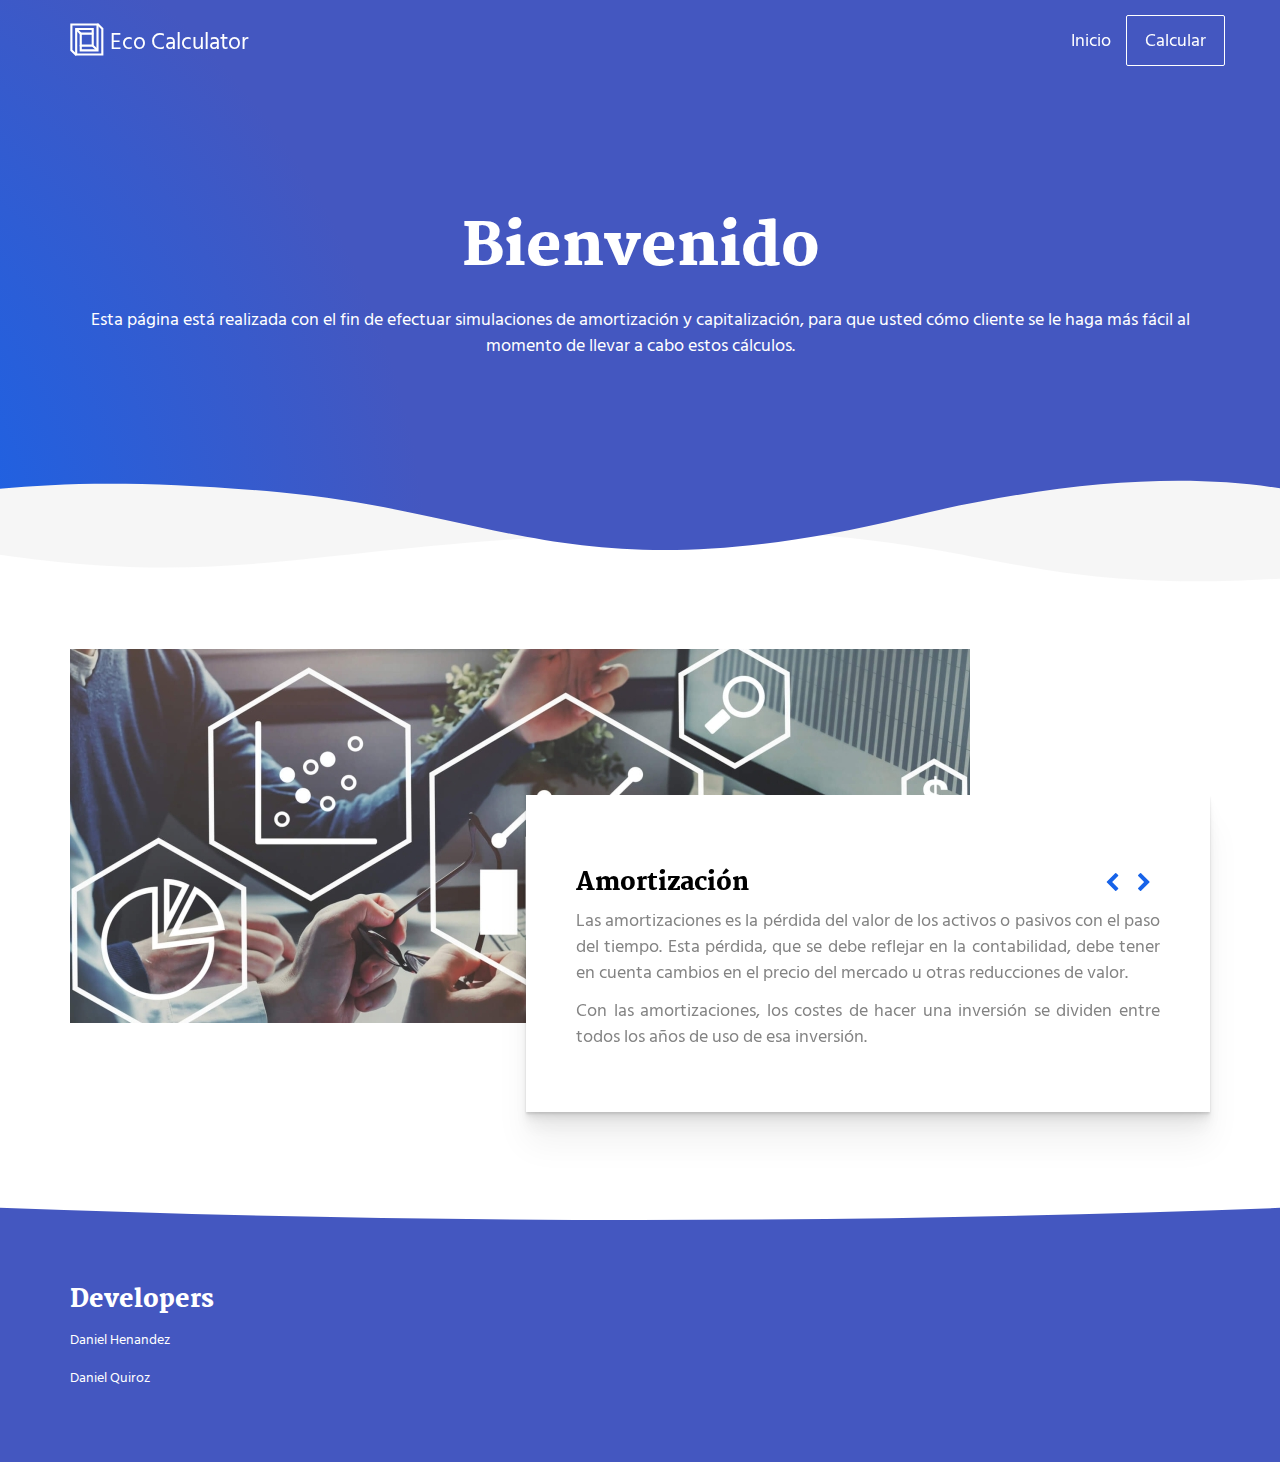
<file: index.html>
<!DOCTYPE html>
<html lang="es">

<head>
  <meta charset="UTF-8">
  <meta content="IE=edge" http-equiv="X-UA-Compatible">
  <meta content="width=device-width,initial-scale=1" name="viewport">
  <meta content="description" name="description">
  <meta name="google" content="notranslate" />
  <meta content="Mashup templates have been developped by Orson.io team" name="author">
  <meta name="msapplication-tap-highlight" content="no">
  <link rel="apple-touch-icon" sizes="180x180" href="./assets/apple-icon-180x180.png">
  <link href="./assets/favicon.ico" rel="icon">
  <link href="" rel="stylesheet">
  <link rel="icon" type="img" href="img/img-title.png">
  <title>Eco Calculator</title>
  <link href="./main.550dcf66.css" rel="stylesheet">
</head>

<body> 
<header>
  <nav class="navbar navbar-default active">
    <div class="container">
      <div class="navbar-header">
        <button type="button" class="navbar-toggle collapsed" data-toggle="collapse" data-target="#navbar-collapse" aria-expanded="false">
          <span class="sr-only"></span>
          <span class="icon-bar"></span>
          <span class="icon-bar"></span>
          <span class="icon-bar"></span>
        </button>
        <a class="navbar-brand" href="./index.html" title="">
          <img src="./assets/images/mashup-icon.svg" class="navbar-logo-img" alt="">
          Eco Calculator
        </a>
      </div>

      <div class="collapse navbar-collapse" id="navbar-collapse">
        <ul class="nav navbar-nav navbar-right">
          <li><a href="./index.html" title="">Inicio</a></li>
          <li>
            <p>
              <a href="./project.html" class="btn btn-default navbar-btn" title="">Calcular</a>
            </p>
          </li>

        </ul>
      </div> 
    </div>
  </nav>
</header>

  <div class="hero-full-container background-image-container white-text-container">
    <div class="container">
      <div class="row">
        <div class="col-xs-12">
          <h1>Bienvenido</h1>
          <p>Esta página está  realizada con el fin de efectuar simulaciones de amortización y capitalización, para que usted cómo cliente se le haga más fácil al momento de llevar a cabo estos cálculos.</p>
          <br>
        </div>
      </div>
    </div>
  </div>



  <div class="section-container">
    <div class="container">
      <div class="row">      
          <div class="col-xs-12">
            <div id="carousel-example-generic" class="carousel carousel-fade slide" data-ride="carousel">
                
                <div class="carousel-inner" role="listbox">

                    <div class="item active">
                        <img class="img-responsive" src="img/financiera1.jpg" alt="First slide">
                        <div class="carousel-caption card-shadow reveal">
                          
                          <h3>Amortización</h3>
                          <a class="left carousel-control" href="#carousel-example-generic" role="button" data-slide="prev">
                            <i class="fa fa-chevron-left" aria-hidden="true"></i>
                            <span class="sr-only">Previous</span>
                          </a>
                          <a class="right carousel-control" href="#carousel-example-generic" role="button" data-slide="next">
                            <i class="fa fa-chevron-right" aria-hidden="true"></i>
                            <span class="sr-only">Next</span>
                          </a>
                          <p align="justify">
                            Las amortizaciones es la pérdida del valor de los activos o pasivos con el paso del tiempo. Esta pérdida, que se debe reflejar en la contabilidad, debe tener en cuenta cambios en el precio del mercado u otras reducciones de valor.
                          </p>
                          
                          <p align="justify">
                            Con las amortizaciones, los costes de hacer una inversión se dividen entre todos los años de uso de esa inversión.
                          </p>
                       
                        </div>
                    </div>
                    <div class="item">
                        <img class="img-responsive" src="img/financiera2.jpg" alt="First slide">
                        <div class="carousel-caption card-shadow reveal">

                          <h3>Capitalización</h3>
                            <a class="left carousel-control" href="#carousel-example-generic" role="button" data-slide="prev">
                              <i class="fa fa-chevron-left" aria-hidden="true"></i>
                              <span class="sr-only">Previous</span>
                            </a>
                            <a class="right carousel-control" href="#carousel-example-generic" role="button" data-slide="next">
                              <i class="fa fa-chevron-right" aria-hidden="true"></i>
                              <span class="sr-only">Next</span>
                            </a>
                          <p align="justify">
                            La capitalización es el proceso de proyectar un capital inicial a un periodo de tiempo posterior, con base en un tipo de interés.
                          </p>
                          
                          <p align="justify"> 
                            La capitalización (simple o compuesta) es el proceso por el cual una determinada cantidad de capital aumenta de valor. A decir verdad, es una expresión matemática de un fenómeno real.
                          </p>
                      
                        </div>
                    </div>
                </div>
               
            </div>

           
          </div>
          
        </div>  
      
    </div>
  </div>

<script>
  document.addEventListener("DOMContentLoaded", function (event) {
    navbarFixedTopAnimation();
  });
</script>

<footer class="footer-container white-text-container">
  <div class="container">
    <div class="row">

     
      <div class="col-xs-12">
        <h3>Developers</h3>

        <div class="row">
          <div class="col-xs-12 col-sm-7">
            <p><small>Daniel Henandez</small></p>
            <p><small>Daniel Quiroz</small></p>
          </div>
        </div>
        
        
      </div>
    </div>
  </div>
</footer>

<script>
  document.addEventListener("DOMContentLoaded", function (event) {
    navActivePage();
    scrollRevelation('.reveal');
  });
</script>

<script type="text/javascript" src="./main.0cf8b554.js"></script>
</body>

</html>
</file>
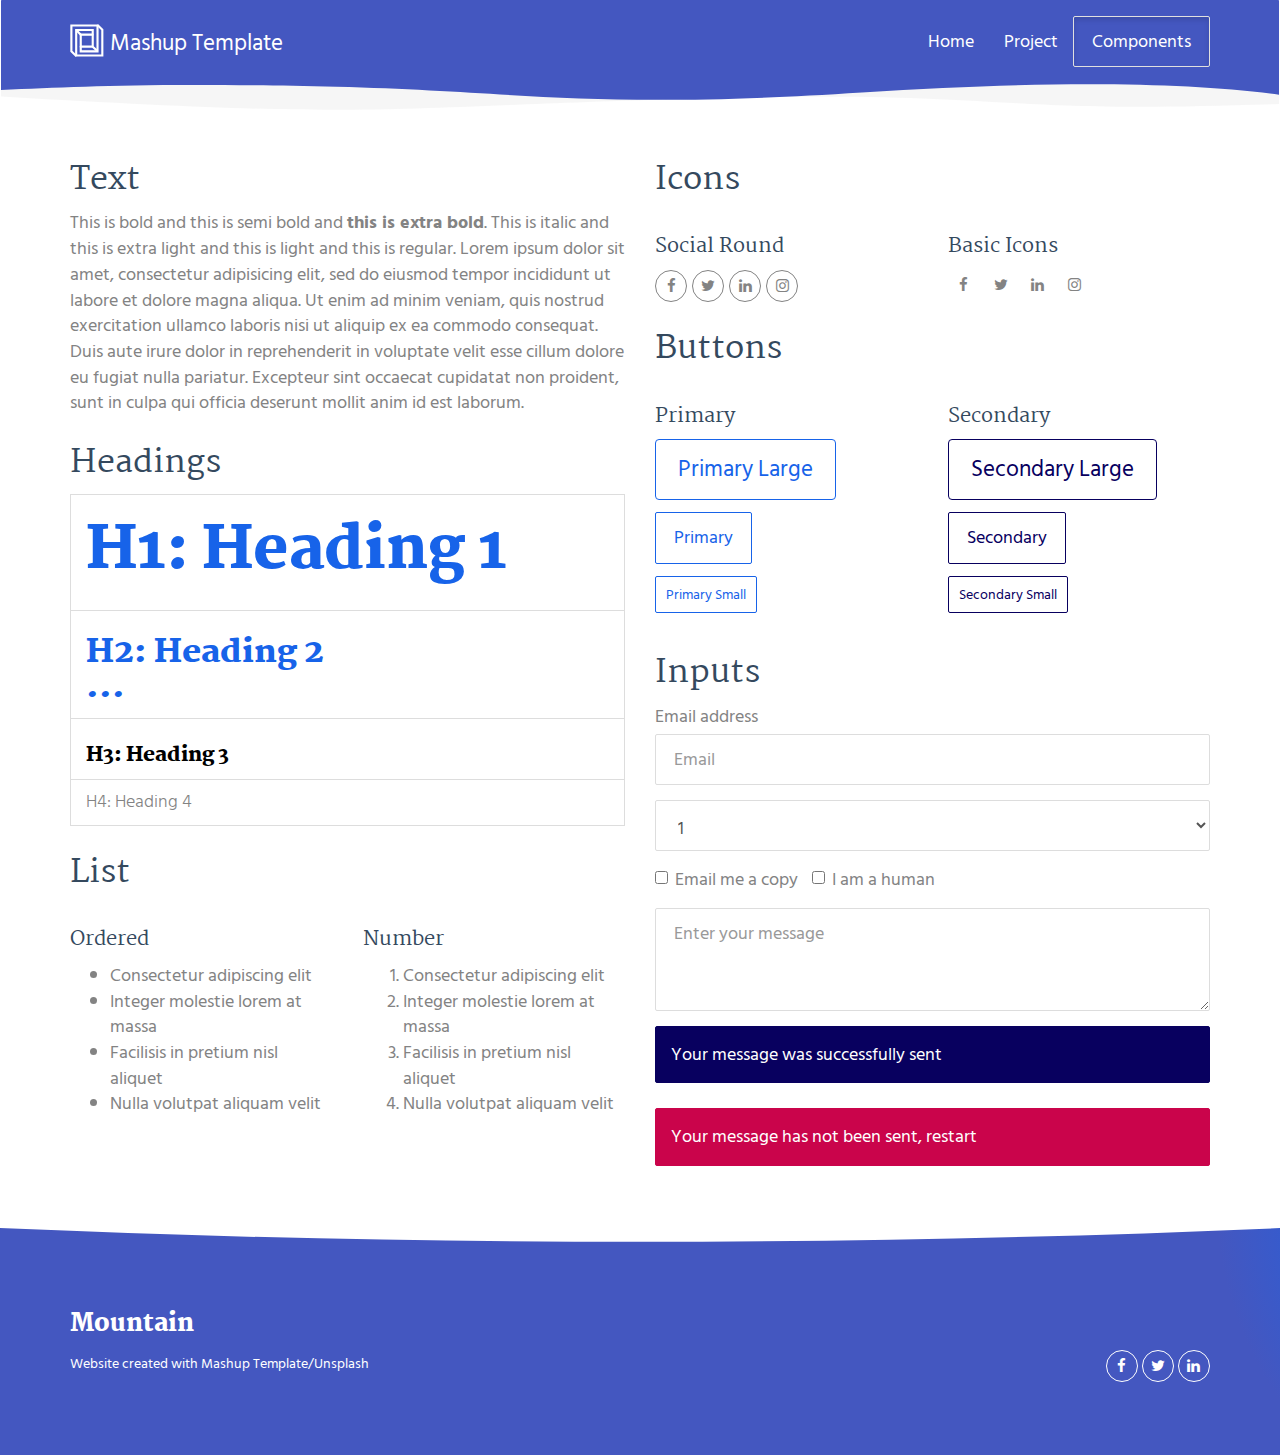
<file: components.html>
<!DOCTYPE html>
<html lang="en">

<head>
  <meta charset="UTF-8">
  <meta content="IE=edge" http-equiv="X-UA-Compatible">
  <meta content="width=device-width,initial-scale=1" name="viewport">
  <meta content="description" name="description">
  <meta name="google" content="notranslate" />
  <meta content="Mashup templates have been developped by Orson.io team" name="author">

  <!-- Disable tap highlight on IE -->
  <meta name="msapplication-tap-highlight" content="no">
  
  
  <link rel="apple-touch-icon" sizes="180x180" href="./assets/apple-icon-180x180.png">
  <link href="./assets/favicon.ico" rel="icon">

  <link href="" rel="stylesheet">


  <title>Title page</title>

<link href="./main.550dcf66.css" rel="stylesheet"></head>

<body> <!-- Add your content of header -->
<header>
  <nav class="navbar navbar-default active">
    <div class="container">
      <div class="navbar-header">
        <button type="button" class="navbar-toggle collapsed" data-toggle="collapse" data-target="#navbar-collapse" aria-expanded="false">
          <span class="sr-only">Toggle navigation</span>
          <span class="icon-bar"></span>
          <span class="icon-bar"></span>
          <span class="icon-bar"></span>
        </button>
        <a class="navbar-brand" href="./index.html" title="">
          <img src="./assets/images/mashup-icon.svg" class="navbar-logo-img" alt="">
          Mashup Template
        </a>
      </div>

      <div class="collapse navbar-collapse" id="navbar-collapse">
        <ul class="nav navbar-nav navbar-right">
          <li><a href="./index.html" title="">Home</a></li>
          <li><a href="./project.html" title="">Project</a></li>
          <li>
            <p>
              <a href="./components.html" class="btn btn-default navbar-btn" title="">Components</a>
            </p>
          </li>

        </ul>
      </div> 
    </div>
  </nav>
</header>

<!-- Add your site or app content here -->
  <div class="container">
    <div class="row">
      <div class="col-xs-12 col-md-6">

        <div class="template-example">
          <h2 class="template-title-example">Text</h2>
          <p>This is bold and this is semi bold and <b>this is extra bold</b>. This is italic and this is extra light and this is light
          and this is regular. Lorem ipsum dolor sit amet, consectetur adipisicing elit, sed do eiusmod
          tempor incididunt ut labore et dolore magna aliqua. Ut enim ad minim veniam,
          quis nostrud exercitation ullamco laboris nisi ut aliquip ex ea commodo
          consequat. Duis aute irure dolor in reprehenderit in voluptate velit esse
          cillum dolore eu fugiat nulla pariatur. Excepteur sint occaecat cupidatat non
          proident, sunt in culpa qui officia deserunt mollit anim id est laborum.
          </p>
        </div>

        <div class="template-example">
          <h2 class="template-title-example">Headings</h2>
          
          <table class="table table-bordered">
            <tr><td><h1>H1: Heading 1</h1></td></tr>
            <tr><td><h2>H2: Heading 2</h2></td></tr>
            <tr><td><h3>H3: Heading 3</h3></td></tr>
            <tr><td><h4>H4: Heading 4</h4></td></tr>
          </table>
        </div>

        <div class="template-example">
          <h2 class="template-title-example">List</h2>
          <div class="row">
            <div class="col-md-6">
              <h3 class="template-title-example">Ordered</h3>
              <ul>
                <li>Consectetur adipiscing elit</li>
                <li>Integer molestie lorem at massa</li>
                <li>Facilisis in pretium nisl aliquet</li>
                <li>Nulla volutpat aliquam velit</li>
              </ul>
            </div>
            <div class="col-md-6">
              <h3 class="template-title-example">Number</h3>
              <ol>
                <li>Consectetur adipiscing elit</li>
                <li>Integer molestie lorem at massa</li>
                <li>Facilisis in pretium nisl aliquet</li>
                <li>Nulla volutpat aliquam velit</li>
              </ol>
            </div>
          </div>
        </div>

        
      </div>

      <div class="col-xs-12 col-md-6">
        <div class="template-example">
          <h2 class="template-title-example">Icons</h2>
          
          <div class="row">
            <div class="col-md-6">
              <h3 class="template-title-example">Social Round</h2>
              <ul class="list-icons">
                <li>
                  <a href="" class="social-round-icon fa-icon">
                    <i class="fa fa-facebook"></i>
                  </a>
                </li>
                <li>
                  <a href="" class="social-round-icon fa-icon">
                    <i class="fa fa-twitter"></i>
                  </a>
                </li>
                <li>
                  <a href="" class="social-round-icon fa-icon">
                    <i class="fa fa-linkedin"></i>
                  </a>
                </li>
                <li>
                  <a href="" class="social-round-icon fa-icon">
                    <i class="fa fa-instagram"></i>
                  </a>
                </li>
              </ul>
            </div>
            <div class="col-md-6">
               <h3 class="template-title-example">Basic Icons</h2>
                <ul class="list-icons">
                  <li>
                    <span class="fa-icon">
                      <i class="fa fa-facebook"></i>
                    </span>
                  </li>
                  <li>
                    <span class="fa-icon">
                      <i class="fa fa-twitter"></i>
                    </span>
                  </li>
                  <li>
                    <span class="fa-icon">
                      <i class="fa fa-linkedin"></i>
                    </span>
                  </li>
                  <li>
                    <span class="fa-icon">
                      <i class="fa fa-instagram"></i>
                    </span>
                  </li>
                </ul>
            </div>

          </div>


          


        </div>

        <div class="template-example">
          <h2 class="template-title-example">Buttons</h2>
          <div class="row">
            <div class="col-md-6">
              <h3 class="template-title-example">Primary</h2>
              <div class="row">
                  <div class="col-md-6">
                  <p><a href="" class="btn btn-primary btn-lg">Primary Large</a></p>
                  <p><a href="" class="btn btn-primary">Primary </a></p>
                  <p><a href="" class="btn btn-primary btn-sm">Primary Small</a></p>
                </div>
              </div>

            </div>

            <div class="col-md-6">
              <h3 class="template-title-example">Secondary</h2>
              <div class="row">
                  <div class="col-md-6">
                  <p><a href="" class="btn btn-info btn-lg">Secondary Large</a></p>
                  <p><a href="" class="btn btn-info">Secondary </a></p>
                  <p><a href="" class="btn btn-info btn-sm">Secondary Small</a></p>
                </div>
              </div>
            </div>
          </div>
        </div>
        
        <div class="template-example">
          <h2 class="template-title-example">Inputs</h2>

            <div class="form-group">
              <label for="exampleInputEmail1">Email address</label>
              <input type="email" class="form-control" id="exampleInputEmail1" placeholder="Email">
            </div>

            <div class="form-group">
              <select class="form-control">
                <option>1</option>
                <option>2</option>
                <option>3</option>
                <option>4</option>
                <option>5</option>
              </select>
            </div>

            <div class="form-group">
              <label class="checkbox-inline">
                <input 
                type="checkbox" id="inlineCheckbox1" value="option1"> Email me a copy
              </label>
              <label class="checkbox-inline">
                <input type="checkbox" id="inlineCheckbox2" value="option2"> I am a human
              </label>
            </div>

            <div class="form-group">
              <textarea class="form-control" rows="3" placeholder="Enter your message"></textarea>
            </div>
            
            <div class="alert alert-success" role="alert">Your message was successfully sent</div>
            <div class="alert alert-danger" role="alert">Your message has not been sent, restart</div>
        </div>




      </div>
    </div>
  </div>

<footer class="footer-container white-text-container">
  <div class="container">
    <div class="row">

     
      <div class="col-xs-12">
        <h3>Mountain</h3>

        <div class="row">
          <div class="col-xs-12 col-sm-7">
            <p><small>Website created with <a href="http://www.mashup-template.com/" title="Create website with free html template">Mashup Template</a>/<a href="https://www.unsplash.com/" title="Beautiful Free Images">Unsplash</a></small>
            </p>
          </div>
          <div class="col-xs-12 col-sm-5">
            <p class="text-right">
              <a href="https://facebook.com/" class="social-round-icon white-round-icon fa-icon" title="">
                <i class="fa fa-facebook" aria-hidden="true"></i>
              </a>
              <a href="https://twitter.com/" class="social-round-icon white-round-icon fa-icon" title="">
                <i class="fa fa-twitter" aria-hidden="true"></i>
              </a>
              <a href="https://www.linkedin.com/" class="social-round-icon white-round-icon fa-icon" title="">
                <i class="fa fa-linkedin" aria-hidden="true"></i>
              </a>
            </p>
          </div>
        </div>
        
        
      </div>
    </div>
  </div>
</footer>

<script>
  document.addEventListener("DOMContentLoaded", function (event) {
    navActivePage();
    scrollRevelation('.reveal');
  });
</script>

<!-- Google Analytics: change UA-XXXXX-X to be your site's ID 

<script>
  (function (i, s, o, g, r, a, m) {
    i['GoogleAnalyticsObject'] = r; i[r] = i[r] || function () {
      (i[r].q = i[r].q || []).push(arguments)
    }, i[r].l = 1 * new Date(); a = s.createElement(o),
      m = s.getElementsByTagName(o)[0]; a.async = 1; a.src = g; m.parentNode.insertBefore(a, m)
  })(window, document, 'script', '//www.google-analytics.com/analytics.js', 'ga');
  ga('create', 'UA-XXXXX-X', 'auto');
  ga('send', 'pageview');
</script>

--> <script type="text/javascript" src="./main.0cf8b554.js"></script></body>

</html>
</file>
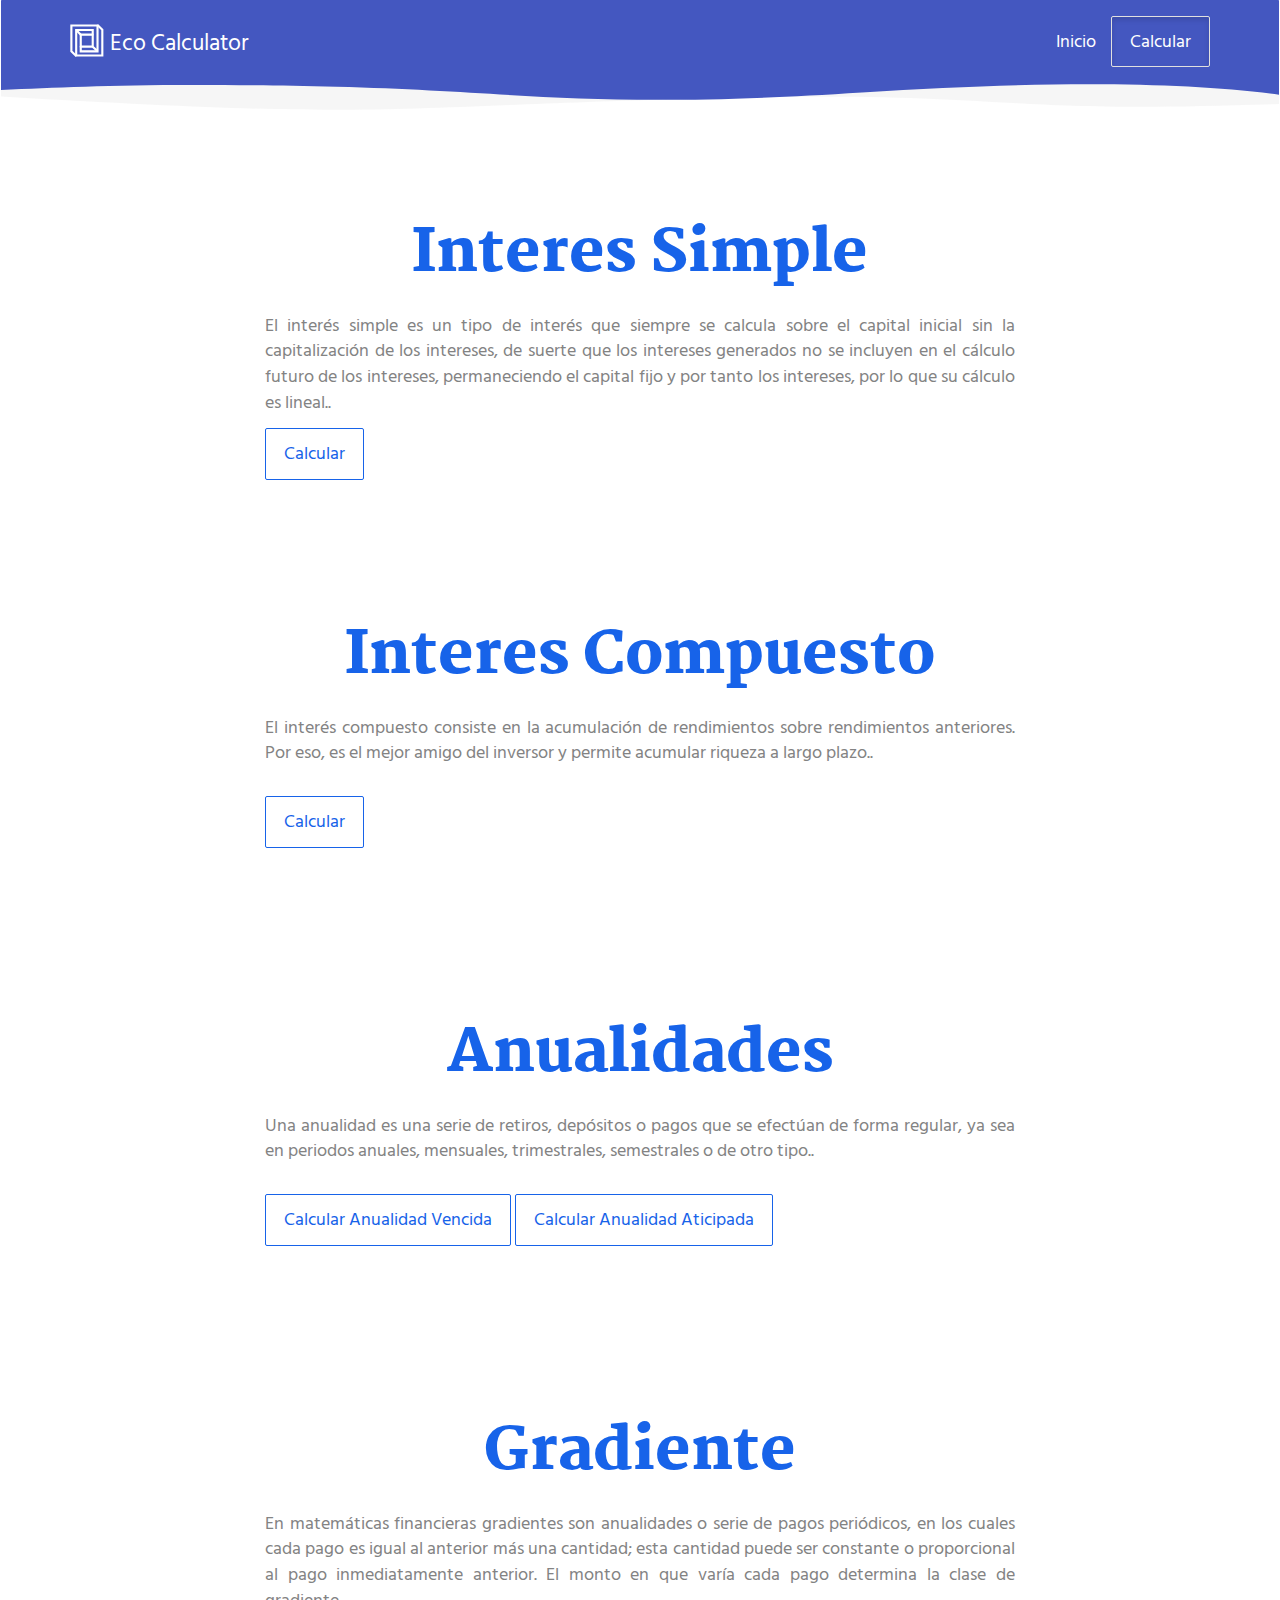
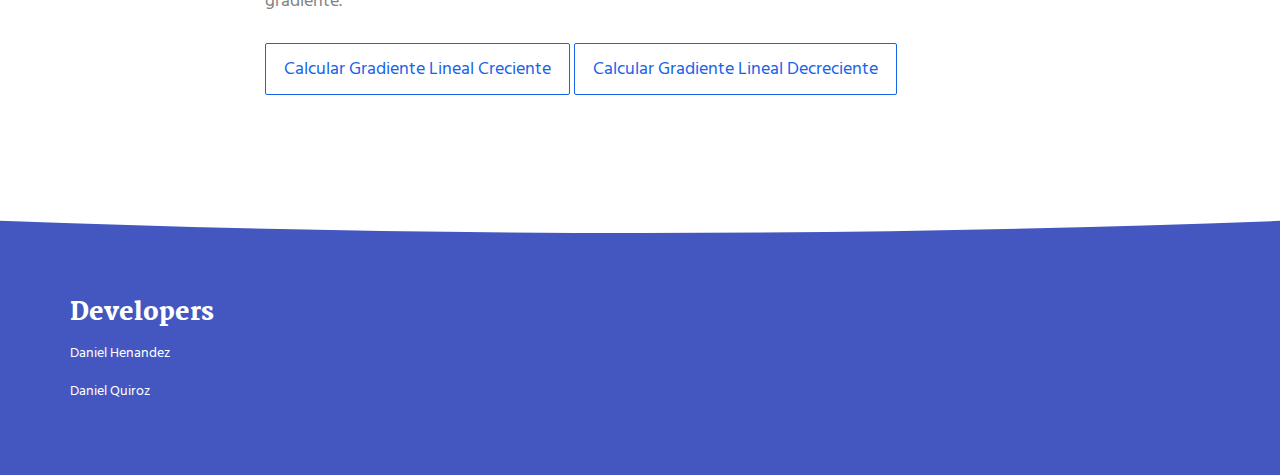
<file: project.html>
<!DOCTYPE html>
<html lang="es">

<head>
  <meta charset="UTF-8">
  <meta content="IE=edge" http-equiv="X-UA-Compatible">
  <meta content="width=device-width,initial-scale=1" name="viewport">
  <meta content="description" name="description">
  <meta name="google" content="notranslate" />
  <meta content="Mashup templates have been developped by Orson.io team" name="author">

  <!-- Disable tap highlight on IE -->
  <meta name="msapplication-tap-highlight" content="no">
  
  
  <link rel="apple-touch-icon" sizes="180x180" href="./assets/apple-icon-180x180.png">
  <link href="./assets/favicon.ico" rel="icon">

  <link href="" rel="stylesheet">


  <title>Eco Calculator</title>

<link href="./main.550dcf66.css" rel="stylesheet"></head>

<body> <!-- Add your content of header -->
<header>
  <nav class="navbar navbar-default active">
    <div class="container">
      <div class="navbar-header">
        <button type="button" class="navbar-toggle collapsed" data-toggle="collapse" data-target="#navbar-collapse" aria-expanded="false">
          <span class="sr-only"></span>
          <span class="icon-bar"></span>
          <span class="icon-bar"></span>
          <span class="icon-bar"></span>
        </button>
        <a class="navbar-brand" href="./index.html" title="">
          <img src="./assets/images/mashup-icon.svg" class="navbar-logo-img" alt="">
          Eco Calculator
        </a>
      </div>

      <div class="collapse navbar-collapse" id="navbar-collapse">
        <ul class="nav navbar-nav navbar-right">
          <li><a href="./index.html" title="">Inicio</a></li>
          <li>
            <p>
              <a href="./project.html" class="btn btn-default navbar-btn" title="">Calcular</a>
            </p>
          </li>

        </ul>
      </div> 
    </div>
  </nav>
</header>

<div class="section-container">
    <div class="container">
      <div class="row">
        <div class="col-xs-12 col-md-8 col-md-offset-2">
          <h1 class="text-center">Interes Simple</h1>
          <p align="justify">El interés simple es un tipo de interés que siempre se calcula sobre el capital inicial sin la capitalización de los intereses, de suerte que los intereses generados no se incluyen en el cálculo futuro de los intereses, permaneciendo el capital fijo y por tanto los intereses, por lo que su cálculo es lineal..</p>
          <a href="./interes_simple.html" class="btn btn-primary" title="">
            Calcular
          </a>
       </div>
      </div>
    </div>
  </div>

  <div class="section-container">
    <div class="container">
      <div class="row section-container-spacer">
        <div class="col-xs-12 col-md-8 col-md-offset-2">
          <h1 class="text-center">Interes Compuesto</h1>
          <div class="section-container-spacer">
            <p align="justify">El interés compuesto consiste en la acumulación de rendimientos sobre rendimientos anteriores. Por eso, es el mejor amigo del inversor y permite acumular riqueza a largo plazo..</p>
           </div> 
           <a href="./interes_compuesto.html" class="btn btn-primary" title="">
            Calcular
          </a>
        </div>  
        </div>
      </div>
  </div>
  <div class="section-container">
    <div class="container">
      <div class="row section-container-spacer">
        <div class="col-xs-12 col-md-8 col-md-offset-2">
          <h1 class="text-center">Anualidades</h1>
          <div class="section-container-spacer">
            <p align="justify">Una anualidad es una serie de retiros, depósitos o pagos que se efectúan de forma regular, ya sea en periodos anuales, mensuales, trimestrales, semestrales o de otro tipo..</p>
           </div> 
           <a href="./anualidad_ven.html" class="btn btn-primary" title="">
            Calcular Anualidad Vencida
            </a>
            <a href="./anualidad_an.html" class="btn btn-primary" title="">
            Calcular Anualidad Aticipada
            </a>
        </div>  
        </div>
      </div>
  </div>
  <div class="section-container">
    <div class="container">
      <div class="row section-container-spacer">
        <div class="col-xs-12 col-md-8 col-md-offset-2">
          <h1 class="text-center">Gradiente</h1>
          <div class="section-container-spacer">
            <p align="justify">En matemáticas financieras gradientes son anualidades o serie de pagos periódicos, en los cuales cada pago es igual al anterior más una cantidad; esta cantidad puede ser constante o proporcional al pago inmediatamente anterior. El monto en que varía cada pago determina la clase de gradiente.</p>
           </div> 
           <a href="./gradiente_li_cre.html" class="btn btn-primary" title="">
            Calcular Gradiente Lineal Creciente
          </a>
          <a href="./gradiente_li_de.html" class="btn btn-primary" title="">
            Calcular Gradiente Lineal Decreciente
          </a>
        </div>  
        </div>
      </div>
  </div>
  



  <footer class="footer-container white-text-container">
    <div class="container">
      <div class="row">
  
       
        <div class="col-xs-12">
          <h3>Developers</h3>
  
          <div class="row">
            <div class="col-xs-12 col-sm-7">
              <p><small>Daniel Henandez</small></p>
              <p><small>Daniel Quiroz</small></p>
            </div>
          </div>
        </div>
      </div>
    </div>
  </footer>

<script>
  document.addEventListener("DOMContentLoaded", function (event) {
    navActivePage();
    scrollRevelation('.reveal');
  });
</script>
<script type="text/javascript" src="./main.0cf8b554.js"></script>
</body>
</html>
</file>
<file: main.550dcf66.css>
@import url(https://fonts.googleapis.com/css?family=Hind+Siliguri:300,600|Martel:400,900);@import url(https://maxcdn.bootstrapcdn.com/font-awesome/4.7.0/css/font-awesome.min.css);/*!
 * Bootstrap v3.3.7 (http://getbootstrap.com)
 * Copyright 2011-2016 Twitter, Inc.
 * Licensed under MIT (https://github.com/twbs/bootstrap/blob/master/LICENSE)
 */
/*! normalize.css v3.0.3 | MIT License | github.com/necolas/normalize.css */html{font-family:sans-serif;-ms-text-size-adjust:100%;-webkit-text-size-adjust:100%}body{margin:0}article,aside,details,figcaption,figure,footer,header,hgroup,main,menu,nav,section,summary{display:block}audio,canvas,progress,video{display:inline-block;vertical-align:baseline}audio:not([controls]){display:none;height:0}[hidden],template{display:none}a{background-color:transparent}a:active,a:hover{outline:0}abbr[title]{border-bottom:1px dotted}b,strong{font-weight:700}dfn{font-style:italic}h1{font-size:2em;margin:.67em 0}mark{background:#ff0;color:#000}small{font-size:80%}sub,sup{font-size:75%;line-height:0;position:relative;vertical-align:baseline}sup{top:-.5em}sub{bottom:-.25em}img{border:0}svg:not(:root){overflow:hidden}figure{margin:1em 40px}hr{box-sizing:content-box;height:0}pre{overflow:auto}code,kbd,pre,samp{font-family:monospace,monospace;font-size:1em}button,input,optgroup,select,textarea{color:inherit;font:inherit;margin:0}button{overflow:visible}button,select{text-transform:none}button,html input[type=button],input[type=reset],input[type=submit]{-webkit-appearance:button;cursor:pointer}button[disabled],html input[disabled]{cursor:default}button::-moz-focus-inner,input::-moz-focus-inner{border:0;padding:0}input{line-height:normal}input[type=checkbox],input[type=radio]{box-sizing:border-box;padding:0}input[type=number]::-webkit-inner-spin-button,input[type=number]::-webkit-outer-spin-button{height:auto}input[type=search]{-webkit-appearance:textfield;box-sizing:content-box}input[type=search]::-webkit-search-cancel-button,input[type=search]::-webkit-search-decoration{-webkit-appearance:none}fieldset{border:1px solid silver;margin:0 2px;padding:.35em .625em .75em}textarea{overflow:auto}optgroup{font-weight:700}table{border-collapse:collapse;border-spacing:0}td,th{padding:0}

/*! Source: https://github.com/h5bp/html5-boilerplate/blob/master/src/css/main.css */@media print{*,:after,:before{background:transparent!important;color:#000!important;box-shadow:none!important;text-shadow:none!important}a,a:visited{text-decoration:underline}a[href]:after{content:" (" attr(href) ")"}abbr[title]:after{content:" (" attr(title) ")"}a[href^="#"]:after,a[href^="javascript:"]:after{content:""}blockquote,pre{border:1px solid #999;page-break-inside:avoid}thead{display:table-header-group}img,tr{page-break-inside:avoid}img{max-width:100%!important}h2,h3,p{orphans:3;widows:3}h2,h3{page-break-after:avoid}.navbar{display:none}.btn>.caret,.dropup>.btn>.caret{border-top-color:#000!important}.label{border:1px solid #000}.table{border-collapse:collapse!important}.table td,.table th{background-color:#fff!important}.table-bordered td,.table-bordered th{border:1px solid #ddd!important}}*,:after,:before{-webkit-box-sizing:border-box;-moz-box-sizing:border-box;box-sizing:border-box}html{font-size:10px;-webkit-tap-highlight-color:transparent}body{font-family:Hind Siliguri,Helvetica,Arial,sans-serif;font-size:18px;line-height:1.42857;color:#838383;background-color:#fff}button,input,select,textarea{font-family:inherit;font-size:inherit;line-height:inherit}a{color:#1763e9;text-decoration:none}a:focus,a:hover{color:#1045a4;text-decoration:underline}a:focus{outline:5px auto -webkit-focus-ring-color;outline-offset:-2px}figure{margin:0}img{vertical-align:middle}.img-responsive{display:block;max-width:100%;height:auto}.img-rounded{border-radius:4px}.img-thumbnail{padding:4px;line-height:1.42857;background-color:#fff;border:1px solid #ddd;border-radius:2px;-webkit-transition:all .2s ease-in-out;-o-transition:all .2s ease-in-out;transition:all .2s ease-in-out;display:inline-block;max-width:100%;height:auto}.img-circle{border-radius:50%}hr{margin-top:25px;margin-bottom:25px;border:0;border-top:1px solid #eee}.sr-only{position:absolute;width:1px;height:1px;margin:-1px;padding:0;overflow:hidden;clip:rect(0,0,0,0);border:0}.sr-only-focusable:active,.sr-only-focusable:focus{position:static;width:auto;height:auto;margin:0;overflow:visible;clip:auto}[role=button]{cursor:pointer}.h1,.h2,.h3,.h4,.h5,.h6,h1,h2,h3,h4,h5,h6{font-family:Martel,Times New Roman,Times,serif;font-weight:900;line-height:1.1;color:#1763e9}.h1 .small,.h1 small,.h2 .small,.h2 small,.h3 .small,.h3 small,.h4 .small,.h4 small,.h5 .small,.h5 small,.h6 .small,.h6 small,h1 .small,h1 small,h2 .small,h2 small,h3 .small,h3 small,h4 .small,h4 small,h5 .small,h5 small,h6 .small,h6 small{font-weight:400;line-height:1;color:#777}.h1,.h2,.h3,h1,h2,h3{margin-top:25px;margin-bottom:12.5px}.h1 .small,.h1 small,.h2 .small,.h2 small,.h3 .small,.h3 small,h1 .small,h1 small,h2 .small,h2 small,h3 .small,h3 small{font-size:65%}.h4,.h5,.h6,h4,h5,h6{margin-top:12.5px;margin-bottom:12.5px}.h4 .small,.h4 small,.h5 .small,.h5 small,.h6 .small,.h6 small,h4 .small,h4 small,h5 .small,h5 small,h6 .small,h6 small{font-size:75%}.h1,h1{font-size:59px}.h2,h2{font-size:31px}.h3,h3{font-size:24px}.h4,.h5,h4,h5{font-size:18px}.h6,h6{font-size:16px}p{margin:0 0 12.5px}.lead{margin-bottom:25px;font-size:20px;font-weight:300;line-height:1.4}@media (min-width:768px){.lead{font-size:27px}}.small,small{font-size:77%}.mark,mark{background-color:#fcf8e3;padding:.2em}.text-left{text-align:left}.text-right{text-align:right}.text-center{text-align:center}.text-justify{text-align:justify}.text-nowrap{white-space:nowrap}.text-lowercase{text-transform:lowercase}.initialism,.text-uppercase{text-transform:uppercase}.text-capitalize{text-transform:capitalize}.text-muted{color:#777}.text-primary{color:#1763e9}a.text-primary:focus,a.text-primary:hover{color:#124fbb}.text-success{color:#fff}a.text-success:focus,a.text-success:hover{color:#e6e6e6}.text-info{color:#31708f}a.text-info:focus,a.text-info:hover{color:#245269}.text-warning{color:#8a6d3b}a.text-warning:focus,a.text-warning:hover{color:#66512c}.text-danger{color:#fff}a.text-danger:focus,a.text-danger:hover{color:#e6e6e6}.bg-primary{color:#fff;background-color:#1763e9}a.bg-primary:focus,a.bg-primary:hover{background-color:#124fbb}.bg-success{background-color:#08005f}a.bg-success:focus,a.bg-success:hover{background-color:#04002c}.bg-info{background-color:#d9edf7}a.bg-info:focus,a.bg-info:hover{background-color:#afd9ee}.bg-warning{background-color:#fcf8e3}a.bg-warning:focus,a.bg-warning:hover{background-color:#f7ecb5}.bg-danger{background-color:#ca044b}a.bg-danger:focus,a.bg-danger:hover{background-color:#980338}.page-header{padding-bottom:11.5px;margin:50px 0 25px;border-bottom:1px solid #eee}ol,ul{margin-top:0;margin-bottom:12.5px}ol ol,ol ul,ul ol,ul ul{margin-bottom:0}.list-inline,.list-unstyled{padding-left:0;list-style:none}.list-inline{margin-left:-5px}.list-inline>li{display:inline-block;padding-left:5px;padding-right:5px}dl{margin-top:0;margin-bottom:25px}dd,dt{line-height:1.42857}dt{font-weight:700}dd{margin-left:0}.dl-horizontal dd:after,.dl-horizontal dd:before{content:" ";display:table}.dl-horizontal dd:after{clear:both}@media (min-width:768px){.dl-horizontal dt{float:left;width:160px;clear:left;text-align:right;overflow:hidden;text-overflow:ellipsis;white-space:nowrap}.dl-horizontal dd{margin-left:180px}}abbr[data-original-title],abbr[title]{cursor:help;border-bottom:1px dotted #777}.initialism{font-size:90%}blockquote{padding:12.5px 25px;margin:0 0 25px;font-size:22.5px;border-left:5px solid #eee}blockquote ol:last-child,blockquote p:last-child,blockquote ul:last-child{margin-bottom:0}blockquote .small,blockquote footer,blockquote small{display:block;font-size:80%;line-height:1.42857;color:#777}blockquote .small:before,blockquote footer:before,blockquote small:before{content:"\2014   \A0"}.blockquote-reverse,blockquote.pull-right{padding-right:15px;padding-left:0;border-right:5px solid #eee;border-left:0;text-align:right}.blockquote-reverse .small:before,.blockquote-reverse footer:before,.blockquote-reverse small:before,blockquote.pull-right .small:before,blockquote.pull-right footer:before,blockquote.pull-right small:before{content:""}.blockquote-reverse .small:after,.blockquote-reverse footer:after,.blockquote-reverse small:after,blockquote.pull-right .small:after,blockquote.pull-right footer:after,blockquote.pull-right small:after{content:"\A0   \2014"}address{margin-bottom:25px;font-style:normal;line-height:1.42857}code,kbd,pre,samp{font-family:Menlo,Monaco,Consolas,Courier New,monospace}code{color:#c7254e;background-color:#f9f2f4}code,kbd{padding:2px 4px;font-size:90%;border-radius:2px}kbd{color:#fff;background-color:#333;box-shadow:inset 0 -1px 0 rgba(0,0,0,.25)}kbd kbd{padding:0;font-size:100%;font-weight:700;box-shadow:none}pre{display:block;padding:12px;margin:0 0 12.5px;font-size:17px;line-height:1.42857;word-break:break-all;word-wrap:break-word;color:#333;background-color:#f5f5f5;border:1px solid #ccc;border-radius:2px}pre code{padding:0;font-size:inherit;color:inherit;white-space:pre-wrap;background-color:transparent;border-radius:0}.pre-scrollable{max-height:340px;overflow-y:scroll}.container{margin-right:auto;margin-left:auto;padding-left:15px;padding-right:15px}.container:after,.container:before{content:" ";display:table}.container:after{clear:both}@media (min-width:768px){.container{width:750px}}@media (min-width:992px){.container{width:970px}}@media (min-width:1200px){.container{width:1170px}}.container-fluid{margin-right:auto;margin-left:auto;padding-left:15px;padding-right:15px}.container-fluid:after,.container-fluid:before{content:" ";display:table}.container-fluid:after{clear:both}.row{margin-left:-15px;margin-right:-15px}.row:after,.row:before{content:" ";display:table}.row:after{clear:both}.col-lg-1,.col-lg-2,.col-lg-3,.col-lg-4,.col-lg-5,.col-lg-6,.col-lg-7,.col-lg-8,.col-lg-9,.col-lg-10,.col-lg-11,.col-lg-12,.col-md-1,.col-md-2,.col-md-3,.col-md-4,.col-md-5,.col-md-6,.col-md-7,.col-md-8,.col-md-9,.col-md-10,.col-md-11,.col-md-12,.col-sm-1,.col-sm-2,.col-sm-3,.col-sm-4,.col-sm-5,.col-sm-6,.col-sm-7,.col-sm-8,.col-sm-9,.col-sm-10,.col-sm-11,.col-sm-12,.col-xs-1,.col-xs-2,.col-xs-3,.col-xs-4,.col-xs-5,.col-xs-6,.col-xs-7,.col-xs-8,.col-xs-9,.col-xs-10,.col-xs-11,.col-xs-12{position:relative;min-height:1px;padding-left:15px;padding-right:15px}.col-xs-1,.col-xs-2,.col-xs-3,.col-xs-4,.col-xs-5,.col-xs-6,.col-xs-7,.col-xs-8,.col-xs-9,.col-xs-10,.col-xs-11,.col-xs-12{float:left}.col-xs-1{width:8.33333%}.col-xs-2{width:16.66667%}.col-xs-3{width:25%}.col-xs-4{width:33.33333%}.col-xs-5{width:41.66667%}.col-xs-6{width:50%}.col-xs-7{width:58.33333%}.col-xs-8{width:66.66667%}.col-xs-9{width:75%}.col-xs-10{width:83.33333%}.col-xs-11{width:91.66667%}.col-xs-12{width:100%}.col-xs-pull-0{right:auto}.col-xs-pull-1{right:8.33333%}.col-xs-pull-2{right:16.66667%}.col-xs-pull-3{right:25%}.col-xs-pull-4{right:33.33333%}.col-xs-pull-5{right:41.66667%}.col-xs-pull-6{right:50%}.col-xs-pull-7{right:58.33333%}.col-xs-pull-8{right:66.66667%}.col-xs-pull-9{right:75%}.col-xs-pull-10{right:83.33333%}.col-xs-pull-11{right:91.66667%}.col-xs-pull-12{right:100%}.col-xs-push-0{left:auto}.col-xs-push-1{left:8.33333%}.col-xs-push-2{left:16.66667%}.col-xs-push-3{left:25%}.col-xs-push-4{left:33.33333%}.col-xs-push-5{left:41.66667%}.col-xs-push-6{left:50%}.col-xs-push-7{left:58.33333%}.col-xs-push-8{left:66.66667%}.col-xs-push-9{left:75%}.col-xs-push-10{left:83.33333%}.col-xs-push-11{left:91.66667%}.col-xs-push-12{left:100%}.col-xs-offset-0{margin-left:0}.col-xs-offset-1{margin-left:8.33333%}.col-xs-offset-2{margin-left:16.66667%}.col-xs-offset-3{margin-left:25%}.col-xs-offset-4{margin-left:33.33333%}.col-xs-offset-5{margin-left:41.66667%}.col-xs-offset-6{margin-left:50%}.col-xs-offset-7{margin-left:58.33333%}.col-xs-offset-8{margin-left:66.66667%}.col-xs-offset-9{margin-left:75%}.col-xs-offset-10{margin-left:83.33333%}.col-xs-offset-11{margin-left:91.66667%}.col-xs-offset-12{margin-left:100%}@media (min-width:768px){.col-sm-1,.col-sm-2,.col-sm-3,.col-sm-4,.col-sm-5,.col-sm-6,.col-sm-7,.col-sm-8,.col-sm-9,.col-sm-10,.col-sm-11,.col-sm-12{float:left}.col-sm-1{width:8.33333%}.col-sm-2{width:16.66667%}.col-sm-3{width:25%}.col-sm-4{width:33.33333%}.col-sm-5{width:41.66667%}.col-sm-6{width:50%}.col-sm-7{width:58.33333%}.col-sm-8{width:66.66667%}.col-sm-9{width:75%}.col-sm-10{width:83.33333%}.col-sm-11{width:91.66667%}.col-sm-12{width:100%}.col-sm-pull-0{right:auto}.col-sm-pull-1{right:8.33333%}.col-sm-pull-2{right:16.66667%}.col-sm-pull-3{right:25%}.col-sm-pull-4{right:33.33333%}.col-sm-pull-5{right:41.66667%}.col-sm-pull-6{right:50%}.col-sm-pull-7{right:58.33333%}.col-sm-pull-8{right:66.66667%}.col-sm-pull-9{right:75%}.col-sm-pull-10{right:83.33333%}.col-sm-pull-11{right:91.66667%}.col-sm-pull-12{right:100%}.col-sm-push-0{left:auto}.col-sm-push-1{left:8.33333%}.col-sm-push-2{left:16.66667%}.col-sm-push-3{left:25%}.col-sm-push-4{left:33.33333%}.col-sm-push-5{left:41.66667%}.col-sm-push-6{left:50%}.col-sm-push-7{left:58.33333%}.col-sm-push-8{left:66.66667%}.col-sm-push-9{left:75%}.col-sm-push-10{left:83.33333%}.col-sm-push-11{left:91.66667%}.col-sm-push-12{left:100%}.col-sm-offset-0{margin-left:0}.col-sm-offset-1{margin-left:8.33333%}.col-sm-offset-2{margin-left:16.66667%}.col-sm-offset-3{margin-left:25%}.col-sm-offset-4{margin-left:33.33333%}.col-sm-offset-5{margin-left:41.66667%}.col-sm-offset-6{margin-left:50%}.col-sm-offset-7{margin-left:58.33333%}.col-sm-offset-8{margin-left:66.66667%}.col-sm-offset-9{margin-left:75%}.col-sm-offset-10{margin-left:83.33333%}.col-sm-offset-11{margin-left:91.66667%}.col-sm-offset-12{margin-left:100%}}@media (min-width:992px){.col-md-1,.col-md-2,.col-md-3,.col-md-4,.col-md-5,.col-md-6,.col-md-7,.col-md-8,.col-md-9,.col-md-10,.col-md-11,.col-md-12{float:left}.col-md-1{width:8.33333%}.col-md-2{width:16.66667%}.col-md-3{width:25%}.col-md-4{width:33.33333%}.col-md-5{width:41.66667%}.col-md-6{width:50%}.col-md-7{width:58.33333%}.col-md-8{width:66.66667%}.col-md-9{width:75%}.col-md-10{width:83.33333%}.col-md-11{width:91.66667%}.col-md-12{width:100%}.col-md-pull-0{right:auto}.col-md-pull-1{right:8.33333%}.col-md-pull-2{right:16.66667%}.col-md-pull-3{right:25%}.col-md-pull-4{right:33.33333%}.col-md-pull-5{right:41.66667%}.col-md-pull-6{right:50%}.col-md-pull-7{right:58.33333%}.col-md-pull-8{right:66.66667%}.col-md-pull-9{right:75%}.col-md-pull-10{right:83.33333%}.col-md-pull-11{right:91.66667%}.col-md-pull-12{right:100%}.col-md-push-0{left:auto}.col-md-push-1{left:8.33333%}.col-md-push-2{left:16.66667%}.col-md-push-3{left:25%}.col-md-push-4{left:33.33333%}.col-md-push-5{left:41.66667%}.col-md-push-6{left:50%}.col-md-push-7{left:58.33333%}.col-md-push-8{left:66.66667%}.col-md-push-9{left:75%}.col-md-push-10{left:83.33333%}.col-md-push-11{left:91.66667%}.col-md-push-12{left:100%}.col-md-offset-0{margin-left:0}.col-md-offset-1{margin-left:8.33333%}.col-md-offset-2{margin-left:16.66667%}.col-md-offset-3{margin-left:25%}.col-md-offset-4{margin-left:33.33333%}.col-md-offset-5{margin-left:41.66667%}.col-md-offset-6{margin-left:50%}.col-md-offset-7{margin-left:58.33333%}.col-md-offset-8{margin-left:66.66667%}.col-md-offset-9{margin-left:75%}.col-md-offset-10{margin-left:83.33333%}.col-md-offset-11{margin-left:91.66667%}.col-md-offset-12{margin-left:100%}}@media (min-width:1200px){.col-lg-1,.col-lg-2,.col-lg-3,.col-lg-4,.col-lg-5,.col-lg-6,.col-lg-7,.col-lg-8,.col-lg-9,.col-lg-10,.col-lg-11,.col-lg-12{float:left}.col-lg-1{width:8.33333%}.col-lg-2{width:16.66667%}.col-lg-3{width:25%}.col-lg-4{width:33.33333%}.col-lg-5{width:41.66667%}.col-lg-6{width:50%}.col-lg-7{width:58.33333%}.col-lg-8{width:66.66667%}.col-lg-9{width:75%}.col-lg-10{width:83.33333%}.col-lg-11{width:91.66667%}.col-lg-12{width:100%}.col-lg-pull-0{right:auto}.col-lg-pull-1{right:8.33333%}.col-lg-pull-2{right:16.66667%}.col-lg-pull-3{right:25%}.col-lg-pull-4{right:33.33333%}.col-lg-pull-5{right:41.66667%}.col-lg-pull-6{right:50%}.col-lg-pull-7{right:58.33333%}.col-lg-pull-8{right:66.66667%}.col-lg-pull-9{right:75%}.col-lg-pull-10{right:83.33333%}.col-lg-pull-11{right:91.66667%}.col-lg-pull-12{right:100%}.col-lg-push-0{left:auto}.col-lg-push-1{left:8.33333%}.col-lg-push-2{left:16.66667%}.col-lg-push-3{left:25%}.col-lg-push-4{left:33.33333%}.col-lg-push-5{left:41.66667%}.col-lg-push-6{left:50%}.col-lg-push-7{left:58.33333%}.col-lg-push-8{left:66.66667%}.col-lg-push-9{left:75%}.col-lg-push-10{left:83.33333%}.col-lg-push-11{left:91.66667%}.col-lg-push-12{left:100%}.col-lg-offset-0{margin-left:0}.col-lg-offset-1{margin-left:8.33333%}.col-lg-offset-2{margin-left:16.66667%}.col-lg-offset-3{margin-left:25%}.col-lg-offset-4{margin-left:33.33333%}.col-lg-offset-5{margin-left:41.66667%}.col-lg-offset-6{margin-left:50%}.col-lg-offset-7{margin-left:58.33333%}.col-lg-offset-8{margin-left:66.66667%}.col-lg-offset-9{margin-left:75%}.col-lg-offset-10{margin-left:83.33333%}.col-lg-offset-11{margin-left:91.66667%}.col-lg-offset-12{margin-left:100%}}table{background-color:transparent}caption{padding-top:8px;padding-bottom:8px;color:#777}caption,th{text-align:left}.table{width:100%;max-width:100%;margin-bottom:25px}.table>tbody>tr>td,.table>tbody>tr>th,.table>tfoot>tr>td,.table>tfoot>tr>th,.table>thead>tr>td,.table>thead>tr>th{padding:8px;line-height:1.42857;vertical-align:top;border-top:1px solid #ddd}.table>thead>tr>th{vertical-align:bottom;border-bottom:2px solid #ddd}.table>caption+thead>tr:first-child>td,.table>caption+thead>tr:first-child>th,.table>colgroup+thead>tr:first-child>td,.table>colgroup+thead>tr:first-child>th,.table>thead:first-child>tr:first-child>td,.table>thead:first-child>tr:first-child>th{border-top:0}.table>tbody+tbody{border-top:2px solid #ddd}.table .table{background-color:#fff}.table-condensed>tbody>tr>td,.table-condensed>tbody>tr>th,.table-condensed>tfoot>tr>td,.table-condensed>tfoot>tr>th,.table-condensed>thead>tr>td,.table-condensed>thead>tr>th{padding:5px}.table-bordered,.table-bordered>tbody>tr>td,.table-bordered>tbody>tr>th,.table-bordered>tfoot>tr>td,.table-bordered>tfoot>tr>th,.table-bordered>thead>tr>td,.table-bordered>thead>tr>th{border:1px solid #ddd}.table-bordered>thead>tr>td,.table-bordered>thead>tr>th{border-bottom-width:2px}.table-striped>tbody>tr:nth-of-type(odd){background-color:#f9f9f9}.table-hover>tbody>tr:hover{background-color:#f5f5f5}table col[class*=col-]{position:static;float:none;display:table-column}table td[class*=col-],table th[class*=col-]{position:static;float:none;display:table-cell}.table>tbody>tr.active>td,.table>tbody>tr.active>th,.table>tbody>tr>td.active,.table>tbody>tr>th.active,.table>tfoot>tr.active>td,.table>tfoot>tr.active>th,.table>tfoot>tr>td.active,.table>tfoot>tr>th.active,.table>thead>tr.active>td,.table>thead>tr.active>th,.table>thead>tr>td.active,.table>thead>tr>th.active{background-color:#f5f5f5}.table-hover>tbody>tr.active:hover>td,.table-hover>tbody>tr.active:hover>th,.table-hover>tbody>tr:hover>.active,.table-hover>tbody>tr>td.active:hover,.table-hover>tbody>tr>th.active:hover{background-color:#e8e8e8}.table>tbody>tr.success>td,.table>tbody>tr.success>th,.table>tbody>tr>td.success,.table>tbody>tr>th.success,.table>tfoot>tr.success>td,.table>tfoot>tr.success>th,.table>tfoot>tr>td.success,.table>tfoot>tr>th.success,.table>thead>tr.success>td,.table>thead>tr.success>th,.table>thead>tr>td.success,.table>thead>tr>th.success{background-color:#08005f}.table-hover>tbody>tr.success:hover>td,.table-hover>tbody>tr.success:hover>th,.table-hover>tbody>tr:hover>.success,.table-hover>tbody>tr>td.success:hover,.table-hover>tbody>tr>th.success:hover{background-color:#060046}.table>tbody>tr.info>td,.table>tbody>tr.info>th,.table>tbody>tr>td.info,.table>tbody>tr>th.info,.table>tfoot>tr.info>td,.table>tfoot>tr.info>th,.table>tfoot>tr>td.info,.table>tfoot>tr>th.info,.table>thead>tr.info>td,.table>thead>tr.info>th,.table>thead>tr>td.info,.table>thead>tr>th.info{background-color:#d9edf7}.table-hover>tbody>tr.info:hover>td,.table-hover>tbody>tr.info:hover>th,.table-hover>tbody>tr:hover>.info,.table-hover>tbody>tr>td.info:hover,.table-hover>tbody>tr>th.info:hover{background-color:#c4e3f3}.table>tbody>tr.warning>td,.table>tbody>tr.warning>th,.table>tbody>tr>td.warning,.table>tbody>tr>th.warning,.table>tfoot>tr.warning>td,.table>tfoot>tr.warning>th,.table>tfoot>tr>td.warning,.table>tfoot>tr>th.warning,.table>thead>tr.warning>td,.table>thead>tr.warning>th,.table>thead>tr>td.warning,.table>thead>tr>th.warning{background-color:#fcf8e3}.table-hover>tbody>tr.warning:hover>td,.table-hover>tbody>tr.warning:hover>th,.table-hover>tbody>tr:hover>.warning,.table-hover>tbody>tr>td.warning:hover,.table-hover>tbody>tr>th.warning:hover{background-color:#faf2cc}.table>tbody>tr.danger>td,.table>tbody>tr.danger>th,.table>tbody>tr>td.danger,.table>tbody>tr>th.danger,.table>tfoot>tr.danger>td,.table>tfoot>tr.danger>th,.table>tfoot>tr>td.danger,.table>tfoot>tr>th.danger,.table>thead>tr.danger>td,.table>thead>tr.danger>th,.table>thead>tr>td.danger,.table>thead>tr>th.danger{background-color:#ca044b}.table-hover>tbody>tr.danger:hover>td,.table-hover>tbody>tr.danger:hover>th,.table-hover>tbody>tr:hover>.danger,.table-hover>tbody>tr>td.danger:hover,.table-hover>tbody>tr>th.danger:hover{background-color:#b10442}.table-responsive{overflow-x:auto;min-height:.01%}@media screen and (max-width:767px){.table-responsive{width:100%;margin-bottom:18.75px;overflow-y:hidden;-ms-overflow-style:-ms-autohiding-scrollbar;border:1px solid #ddd}.table-responsive>.table{margin-bottom:0}.table-responsive>.table>tbody>tr>td,.table-responsive>.table>tbody>tr>th,.table-responsive>.table>tfoot>tr>td,.table-responsive>.table>tfoot>tr>th,.table-responsive>.table>thead>tr>td,.table-responsive>.table>thead>tr>th{white-space:nowrap}.table-responsive>.table-bordered{border:0}.table-responsive>.table-bordered>tbody>tr>td:first-child,.table-responsive>.table-bordered>tbody>tr>th:first-child,.table-responsive>.table-bordered>tfoot>tr>td:first-child,.table-responsive>.table-bordered>tfoot>tr>th:first-child,.table-responsive>.table-bordered>thead>tr>td:first-child,.table-responsive>.table-bordered>thead>tr>th:first-child{border-left:0}.table-responsive>.table-bordered>tbody>tr>td:last-child,.table-responsive>.table-bordered>tbody>tr>th:last-child,.table-responsive>.table-bordered>tfoot>tr>td:last-child,.table-responsive>.table-bordered>tfoot>tr>th:last-child,.table-responsive>.table-bordered>thead>tr>td:last-child,.table-responsive>.table-bordered>thead>tr>th:last-child{border-right:0}.table-responsive>.table-bordered>tbody>tr:last-child>td,.table-responsive>.table-bordered>tbody>tr:last-child>th,.table-responsive>.table-bordered>tfoot>tr:last-child>td,.table-responsive>.table-bordered>tfoot>tr:last-child>th{border-bottom:0}}fieldset{margin:0;min-width:0}fieldset,legend{padding:0;border:0}legend{display:block;width:100%;margin-bottom:25px;font-size:27px;line-height:inherit;color:#333;border-bottom:1px solid #e5e5e5}label{display:inline-block;max-width:100%;margin-bottom:5px;font-weight:700}input[type=search]{-webkit-box-sizing:border-box;-moz-box-sizing:border-box;box-sizing:border-box}input[type=checkbox],input[type=radio]{margin:4px 0 0;margin-top:1px\9;line-height:normal}input[type=file]{display:block}input[type=range]{display:block;width:100%}select[multiple],select[size]{height:auto}input[type=checkbox]:focus,input[type=file]:focus,input[type=radio]:focus{outline:5px auto -webkit-focus-ring-color;outline-offset:-2px}output{padding-top:13px}.form-control,output{display:block;font-size:18px;line-height:1.42857;color:#555}.form-control{width:100%;height:51px;padding:12px 18px;background-color:#fff;background-image:none;border:1px solid #ddd;border-radius:2px;-webkit-box-shadow:inset 0 1px 1px rgba(0,0,0,.075);box-shadow:inset 0 1px 1px rgba(0,0,0,.075);-webkit-transition:border-color .15s ease-in-out,box-shadow .15s ease-in-out;-o-transition:border-color ease-in-out .15s,box-shadow ease-in-out .15s;transition:border-color .15s ease-in-out,box-shadow .15s ease-in-out}.form-control:focus{border-color:#66afe9;-webkit-box-shadow:inset 0 1px 1px rgba(0,0,0,.075),0 0 8px rgba(102,175,233,.6);box-shadow:inset 0 1px 1px rgba(0,0,0,.075),0 0 8px rgba(102,175,233,.6)}.form-control::-moz-placeholder{color:#999;opacity:1}.form-control:-ms-input-placeholder{color:#999}.form-control::-webkit-input-placeholder{color:#999}.form-control::-ms-expand{border:0;background-color:transparent}.form-control[disabled],.form-control[readonly],fieldset[disabled] .form-control{background-color:#eee;opacity:1}.form-control[disabled],fieldset[disabled] .form-control{cursor:not-allowed}textarea.form-control{height:auto}input[type=search]{-webkit-appearance:none}@media screen and (-webkit-min-device-pixel-ratio:0){input[type=date].form-control,input[type=datetime-local].form-control,input[type=month].form-control,input[type=time].form-control{line-height:51px}.input-group-sm>.input-group-btn>input[type=date].btn,.input-group-sm>.input-group-btn>input[type=datetime-local].btn,.input-group-sm>.input-group-btn>input[type=month].btn,.input-group-sm>.input-group-btn>input[type=time].btn,.input-group-sm>input[type=date].form-control,.input-group-sm>input[type=date].input-group-addon,.input-group-sm>input[type=datetime-local].form-control,.input-group-sm>input[type=datetime-local].input-group-addon,.input-group-sm>input[type=month].form-control,.input-group-sm>input[type=month].input-group-addon,.input-group-sm>input[type=time].form-control,.input-group-sm>input[type=time].input-group-addon,.input-group-sm input[type=date],.input-group-sm input[type=datetime-local],.input-group-sm input[type=month],.input-group-sm input[type=time],input[type=date].input-sm,input[type=datetime-local].input-sm,input[type=month].input-sm,input[type=time].input-sm{line-height:37px}.input-group-lg>.input-group-btn>input[type=date].btn,.input-group-lg>.input-group-btn>input[type=datetime-local].btn,.input-group-lg>.input-group-btn>input[type=month].btn,.input-group-lg>.input-group-btn>input[type=time].btn,.input-group-lg>input[type=date].form-control,.input-group-lg>input[type=date].input-group-addon,.input-group-lg>input[type=datetime-local].form-control,.input-group-lg>input[type=datetime-local].input-group-addon,.input-group-lg>input[type=month].form-control,.input-group-lg>input[type=month].input-group-addon,.input-group-lg>input[type=time].form-control,.input-group-lg>input[type=time].input-group-addon,.input-group-lg input[type=date],.input-group-lg input[type=datetime-local],.input-group-lg input[type=month],.input-group-lg input[type=time],input[type=date].input-lg,input[type=datetime-local].input-lg,input[type=month].input-lg,input[type=time].input-lg{line-height:61px}}.form-group{margin-bottom:15px}.checkbox,.radio{position:relative;display:block;margin-top:10px;margin-bottom:10px}.checkbox label,.radio label{min-height:25px;padding-left:20px;margin-bottom:0;font-weight:400;cursor:pointer}.checkbox-inline input[type=checkbox],.checkbox input[type=checkbox],.radio-inline input[type=radio],.radio input[type=radio]{position:absolute;margin-left:-20px;margin-top:4px\9}.checkbox+.checkbox,.radio+.radio{margin-top:-5px}.checkbox-inline,.radio-inline{position:relative;display:inline-block;padding-left:20px;margin-bottom:0;vertical-align:middle;font-weight:400;cursor:pointer}.checkbox-inline+.checkbox-inline,.radio-inline+.radio-inline{margin-top:0;margin-left:10px}.checkbox-inline.disabled,.checkbox.disabled label,.radio-inline.disabled,.radio.disabled label,fieldset[disabled] .checkbox-inline,fieldset[disabled] .checkbox label,fieldset[disabled] .radio-inline,fieldset[disabled] .radio label,fieldset[disabled] input[type=checkbox],fieldset[disabled] input[type=radio],input[type=checkbox].disabled,input[type=checkbox][disabled],input[type=radio].disabled,input[type=radio][disabled]{cursor:not-allowed}.form-control-static{padding-top:13px;padding-bottom:13px;margin-bottom:0;min-height:43px}.form-control-static.input-lg,.form-control-static.input-sm,.input-group-lg>.form-control-static.form-control,.input-group-lg>.form-control-static.input-group-addon,.input-group-lg>.input-group-btn>.form-control-static.btn,.input-group-sm>.form-control-static.form-control,.input-group-sm>.form-control-static.input-group-addon,.input-group-sm>.input-group-btn>.form-control-static.btn{padding-left:0;padding-right:0}.input-group-sm>.form-control,.input-group-sm>.input-group-addon,.input-group-sm>.input-group-btn>.btn,.input-sm{height:37px;padding:7px 10px;font-size:14px;line-height:1.5;border-radius:2px}.input-group-sm>.input-group-btn>select.btn,.input-group-sm>select.form-control,.input-group-sm>select.input-group-addon,select.input-sm{height:37px;line-height:37px}.input-group-sm>.input-group-btn>select[multiple].btn,.input-group-sm>.input-group-btn>textarea.btn,.input-group-sm>select[multiple].form-control,.input-group-sm>select[multiple].input-group-addon,.input-group-sm>textarea.form-control,.input-group-sm>textarea.input-group-addon,select[multiple].input-sm,textarea.input-sm{height:auto}.form-group-sm .form-control{height:37px;padding:7px 10px;font-size:14px;line-height:1.5;border-radius:2px}.form-group-sm select.form-control{height:37px;line-height:37px}.form-group-sm select[multiple].form-control,.form-group-sm textarea.form-control{height:auto}.form-group-sm .form-control-static{height:37px;min-height:39px;padding:8px 10px;font-size:14px;line-height:1.5}.input-group-lg>.form-control,.input-group-lg>.input-group-addon,.input-group-lg>.input-group-btn>.btn,.input-lg{height:61px;padding:14px 22px;font-size:23px;line-height:1.33333;border-radius:4px}.input-group-lg>.input-group-btn>select.btn,.input-group-lg>select.form-control,.input-group-lg>select.input-group-addon,select.input-lg{height:61px;line-height:61px}.input-group-lg>.input-group-btn>select[multiple].btn,.input-group-lg>.input-group-btn>textarea.btn,.input-group-lg>select[multiple].form-control,.input-group-lg>select[multiple].input-group-addon,.input-group-lg>textarea.form-control,.input-group-lg>textarea.input-group-addon,select[multiple].input-lg,textarea.input-lg{height:auto}.form-group-lg .form-control{height:61px;padding:14px 22px;font-size:23px;line-height:1.33333;border-radius:4px}.form-group-lg select.form-control{height:61px;line-height:61px}.form-group-lg select[multiple].form-control,.form-group-lg textarea.form-control{height:auto}.form-group-lg .form-control-static{height:61px;min-height:48px;padding:15px 22px;font-size:23px;line-height:1.33333}.has-feedback{position:relative}.has-feedback .form-control{padding-right:63.75px}.form-control-feedback{position:absolute;top:0;right:0;z-index:2;display:block;width:51px;height:51px;line-height:51px;text-align:center;pointer-events:none}.form-group-lg .form-control+.form-control-feedback,.input-group-lg+.form-control-feedback,.input-group-lg>.form-control+.form-control-feedback,.input-group-lg>.input-group-addon+.form-control-feedback,.input-group-lg>.input-group-btn>.btn+.form-control-feedback,.input-lg+.form-control-feedback{width:61px;height:61px;line-height:61px}.form-group-sm .form-control+.form-control-feedback,.input-group-sm+.form-control-feedback,.input-group-sm>.form-control+.form-control-feedback,.input-group-sm>.input-group-addon+.form-control-feedback,.input-group-sm>.input-group-btn>.btn+.form-control-feedback,.input-sm+.form-control-feedback{width:37px;height:37px;line-height:37px}.has-success .checkbox,.has-success .checkbox-inline,.has-success.checkbox-inline label,.has-success.checkbox label,.has-success .control-label,.has-success .help-block,.has-success .radio,.has-success .radio-inline,.has-success.radio-inline label,.has-success.radio label{color:#fff}.has-success .form-control{border-color:#fff;-webkit-box-shadow:inset 0 1px 1px rgba(0,0,0,.075);box-shadow:inset 0 1px 1px rgba(0,0,0,.075)}.has-success .form-control:focus{border-color:#e6e6e6;-webkit-box-shadow:inset 0 1px 1px rgba(0,0,0,.075),0 0 6px #fff;box-shadow:inset 0 1px 1px rgba(0,0,0,.075),0 0 6px #fff}.has-success .input-group-addon{color:#fff;border-color:#fff;background-color:#08005f}.has-success .form-control-feedback{color:#fff}.has-warning .checkbox,.has-warning .checkbox-inline,.has-warning.checkbox-inline label,.has-warning.checkbox label,.has-warning .control-label,.has-warning .help-block,.has-warning .radio,.has-warning .radio-inline,.has-warning.radio-inline label,.has-warning.radio label{color:#8a6d3b}.has-warning .form-control{border-color:#8a6d3b;-webkit-box-shadow:inset 0 1px 1px rgba(0,0,0,.075);box-shadow:inset 0 1px 1px rgba(0,0,0,.075)}.has-warning .form-control:focus{border-color:#66512c;-webkit-box-shadow:inset 0 1px 1px rgba(0,0,0,.075),0 0 6px #c0a16b;box-shadow:inset 0 1px 1px rgba(0,0,0,.075),0 0 6px #c0a16b}.has-warning .input-group-addon{color:#8a6d3b;border-color:#8a6d3b;background-color:#fcf8e3}.has-warning .form-control-feedback{color:#8a6d3b}.has-error .checkbox,.has-error .checkbox-inline,.has-error.checkbox-inline label,.has-error.checkbox label,.has-error .control-label,.has-error .help-block,.has-error .radio,.has-error .radio-inline,.has-error.radio-inline label,.has-error.radio label{color:#fff}.has-error .form-control{border-color:#fff;-webkit-box-shadow:inset 0 1px 1px rgba(0,0,0,.075);box-shadow:inset 0 1px 1px rgba(0,0,0,.075)}.has-error .form-control:focus{border-color:#e6e6e6;-webkit-box-shadow:inset 0 1px 1px rgba(0,0,0,.075),0 0 6px #fff;box-shadow:inset 0 1px 1px rgba(0,0,0,.075),0 0 6px #fff}.has-error .input-group-addon{color:#fff;border-color:#fff;background-color:#ca044b}.has-error .form-control-feedback{color:#fff}.has-feedback label~.form-control-feedback{top:30px}.has-feedback label.sr-only~.form-control-feedback{top:0}.help-block{display:block;margin-top:5px;margin-bottom:10px;color:#c3c3c3}@media (min-width:768px){.form-inline .form-group{display:inline-block;margin-bottom:0;vertical-align:middle}.form-inline .form-control{display:inline-block;width:auto;vertical-align:middle}.form-inline .form-control-static{display:inline-block}.form-inline .input-group{display:inline-table;vertical-align:middle}.form-inline .input-group .form-control,.form-inline .input-group .input-group-addon,.form-inline .input-group .input-group-btn{width:auto}.form-inline .input-group>.form-control{width:100%}.form-inline .control-label{margin-bottom:0;vertical-align:middle}.form-inline .checkbox,.form-inline .radio{display:inline-block;margin-top:0;margin-bottom:0;vertical-align:middle}.form-inline .checkbox label,.form-inline .radio label{padding-left:0}.form-inline .checkbox input[type=checkbox],.form-inline .radio input[type=radio]{position:relative;margin-left:0}.form-inline .has-feedback .form-control-feedback{top:0}}.form-horizontal .checkbox,.form-horizontal .checkbox-inline,.form-horizontal .radio,.form-horizontal .radio-inline{margin-top:0;margin-bottom:0;padding-top:13px}.form-horizontal .checkbox,.form-horizontal .radio{min-height:38px}.form-horizontal .form-group{margin-left:-15px;margin-right:-15px}.form-horizontal .form-group:after,.form-horizontal .form-group:before{content:" ";display:table}.form-horizontal .form-group:after{clear:both}@media (min-width:768px){.form-horizontal .control-label{text-align:right;margin-bottom:0;padding-top:13px}}.form-horizontal .has-feedback .form-control-feedback{right:15px}@media (min-width:768px){.form-horizontal .form-group-lg .control-label{padding-top:15px;font-size:23px}}@media (min-width:768px){.form-horizontal .form-group-sm .control-label{padding-top:8px;font-size:14px}}.btn{display:inline-block;margin-bottom:0;font-weight:400;text-align:center;vertical-align:middle;touch-action:manipulation;cursor:pointer;background-image:none;border:1px solid transparent;white-space:nowrap;padding:12px 18px;font-size:18px;line-height:1.42857;border-radius:2px;-webkit-user-select:none;-moz-user-select:none;-ms-user-select:none;user-select:none}.btn.active.focus,.btn.active:focus,.btn.focus,.btn:active.focus,.btn:active:focus,.btn:focus{outline:5px auto -webkit-focus-ring-color;outline-offset:-2px}.btn.focus,.btn:focus,.btn:hover{color:#fff;text-decoration:none}.btn.active,.btn:active{outline:0;background-image:none;-webkit-box-shadow:inset 0 3px 5px rgba(0,0,0,.125);box-shadow:inset 0 3px 5px rgba(0,0,0,.125)}.btn.disabled,.btn[disabled],fieldset[disabled] .btn{cursor:not-allowed;opacity:.65;filter:alpha(opacity=65);-webkit-box-shadow:none;box-shadow:none}a.btn.disabled,fieldset[disabled] a.btn{pointer-events:none}.btn-default{color:#fff;background-color:transparent;border-color:#fff}.btn-default.focus,.btn-default:focus{color:#fff;background-color:transparent;border-color:#bfbfbf}.btn-default.active,.btn-default:active,.btn-default:hover,.open>.btn-default.dropdown-toggle{color:#fff;background-color:transparent;border-color:#e0e0e0}.btn-default.active.focus,.btn-default.active:focus,.btn-default.active:hover,.btn-default:active.focus,.btn-default:active:focus,.btn-default:active:hover,.open>.btn-default.dropdown-toggle.focus,.open>.btn-default.dropdown-toggle:focus,.open>.btn-default.dropdown-toggle:hover{color:#fff;background-color:transparent;border-color:#bfbfbf}.btn-default.active,.btn-default:active,.open>.btn-default.dropdown-toggle{background-image:none}.btn-default.disabled.focus,.btn-default.disabled:focus,.btn-default.disabled:hover,.btn-default[disabled].focus,.btn-default[disabled]:focus,.btn-default[disabled]:hover,fieldset[disabled] .btn-default.focus,fieldset[disabled] .btn-default:focus,fieldset[disabled] .btn-default:hover{background-color:transparent;border-color:#fff}.btn-default .badge{color:transparent;background-color:#fff}.btn-primary{color:#1763e9;background-color:transparent;border-color:#1763e9}.btn-primary.focus,.btn-primary:focus{color:#1763e9;background-color:transparent;border-color:#0b3275}.btn-primary.active,.btn-primary:active,.btn-primary:hover,.open>.btn-primary.dropdown-toggle{color:#1763e9;background-color:transparent;border-color:#114bb2}.btn-primary.active.focus,.btn-primary.active:focus,.btn-primary.active:hover,.btn-primary:active.focus,.btn-primary:active:focus,.btn-primary:active:hover,.open>.btn-primary.dropdown-toggle.focus,.open>.btn-primary.dropdown-toggle:focus,.open>.btn-primary.dropdown-toggle:hover{color:#1763e9;background-color:transparent;border-color:#0b3275}.btn-primary.active,.btn-primary:active,.open>.btn-primary.dropdown-toggle{background-image:none}.btn-primary.disabled.focus,.btn-primary.disabled:focus,.btn-primary.disabled:hover,.btn-primary[disabled].focus,.btn-primary[disabled]:focus,.btn-primary[disabled]:hover,fieldset[disabled] .btn-primary.focus,fieldset[disabled] .btn-primary:focus,fieldset[disabled] .btn-primary:hover{background-color:transparent;border-color:#1763e9}.btn-primary .badge{color:transparent;background-color:#1763e9}.btn-success{color:#5cb85c;background-color:transparent;border-color:#5cb85c}.btn-success.focus,.btn-success:focus{color:#5cb85c;background-color:transparent;border-color:#2d672d}.btn-success.active,.btn-success:active,.btn-success:hover,.open>.btn-success.dropdown-toggle{color:#5cb85c;background-color:transparent;border-color:#419641}.btn-success.active.focus,.btn-success.active:focus,.btn-success.active:hover,.btn-success:active.focus,.btn-success:active:focus,.btn-success:active:hover,.open>.btn-success.dropdown-toggle.focus,.open>.btn-success.dropdown-toggle:focus,.open>.btn-success.dropdown-toggle:hover{color:#5cb85c;background-color:transparent;border-color:#2d672d}.btn-success.active,.btn-success:active,.open>.btn-success.dropdown-toggle{background-image:none}.btn-success.disabled.focus,.btn-success.disabled:focus,.btn-success.disabled:hover,.btn-success[disabled].focus,.btn-success[disabled]:focus,.btn-success[disabled]:hover,fieldset[disabled] .btn-success.focus,fieldset[disabled] .btn-success:focus,fieldset[disabled] .btn-success:hover{background-color:transparent;border-color:#5cb85c}.btn-success .badge{color:transparent;background-color:#5cb85c}.btn-info{border-color:#08005f}.btn-info,.btn-info.focus,.btn-info:focus{color:#08005f;background-color:transparent}.btn-info.focus,.btn-info:focus{border-color:#000}.btn-info.active,.btn-info:active,.btn-info:hover,.open>.btn-info.dropdown-toggle{color:#08005f;background-color:transparent;border-color:#030022}.btn-info.active.focus,.btn-info.active:focus,.btn-info.active:hover,.btn-info:active.focus,.btn-info:active:focus,.btn-info:active:hover,.open>.btn-info.dropdown-toggle.focus,.open>.btn-info.dropdown-toggle:focus,.open>.btn-info.dropdown-toggle:hover{color:#08005f;background-color:transparent;border-color:#000}.btn-info.active,.btn-info:active,.open>.btn-info.dropdown-toggle{background-image:none}.btn-info.disabled.focus,.btn-info.disabled:focus,.btn-info.disabled:hover,.btn-info[disabled].focus,.btn-info[disabled]:focus,.btn-info[disabled]:hover,fieldset[disabled] .btn-info.focus,fieldset[disabled] .btn-info:focus,fieldset[disabled] .btn-info:hover{background-color:transparent;border-color:#08005f}.btn-info .badge{color:transparent;background-color:#08005f}.btn-warning{color:#f0ad4e;background-color:transparent;border-color:#f0ad4e}.btn-warning.focus,.btn-warning:focus{color:#f0ad4e;background-color:transparent;border-color:#b06d0f}.btn-warning.active,.btn-warning:active,.btn-warning:hover,.open>.btn-warning.dropdown-toggle{color:#f0ad4e;background-color:transparent;border-color:#eb9316}.btn-warning.active.focus,.btn-warning.active:focus,.btn-warning.active:hover,.btn-warning:active.focus,.btn-warning:active:focus,.btn-warning:active:hover,.open>.btn-warning.dropdown-toggle.focus,.open>.btn-warning.dropdown-toggle:focus,.open>.btn-warning.dropdown-toggle:hover{color:#f0ad4e;background-color:transparent;border-color:#b06d0f}.btn-warning.active,.btn-warning:active,.open>.btn-warning.dropdown-toggle{background-image:none}.btn-warning.disabled.focus,.btn-warning.disabled:focus,.btn-warning.disabled:hover,.btn-warning[disabled].focus,.btn-warning[disabled]:focus,.btn-warning[disabled]:hover,fieldset[disabled] .btn-warning.focus,fieldset[disabled] .btn-warning:focus,fieldset[disabled] .btn-warning:hover{background-color:transparent;border-color:#f0ad4e}.btn-warning .badge{color:transparent;background-color:#f0ad4e}.btn-danger{color:#d9534f;background-color:transparent;border-color:#d9534f}.btn-danger.focus,.btn-danger:focus{color:#d9534f;background-color:transparent;border-color:#8b211e}.btn-danger.active,.btn-danger:active,.btn-danger:hover,.open>.btn-danger.dropdown-toggle{color:#d9534f;background-color:transparent;border-color:#c12e2a}.btn-danger.active.focus,.btn-danger.active:focus,.btn-danger.active:hover,.btn-danger:active.focus,.btn-danger:active:focus,.btn-danger:active:hover,.open>.btn-danger.dropdown-toggle.focus,.open>.btn-danger.dropdown-toggle:focus,.open>.btn-danger.dropdown-toggle:hover{color:#d9534f;background-color:transparent;border-color:#8b211e}.btn-danger.active,.btn-danger:active,.open>.btn-danger.dropdown-toggle{background-image:none}.btn-danger.disabled.focus,.btn-danger.disabled:focus,.btn-danger.disabled:hover,.btn-danger[disabled].focus,.btn-danger[disabled]:focus,.btn-danger[disabled]:hover,fieldset[disabled] .btn-danger.focus,fieldset[disabled] .btn-danger:focus,fieldset[disabled] .btn-danger:hover{background-color:transparent;border-color:#d9534f}.btn-danger .badge{color:transparent;background-color:#d9534f}.btn-link{color:#1763e9;font-weight:400;border-radius:0}.btn-link,.btn-link.active,.btn-link:active,.btn-link[disabled],fieldset[disabled] .btn-link{background-color:transparent;-webkit-box-shadow:none;box-shadow:none}.btn-link,.btn-link:active,.btn-link:focus,.btn-link:hover{border-color:transparent}.btn-link:focus,.btn-link:hover{color:#1045a4;text-decoration:underline;background-color:transparent}.btn-link[disabled]:focus,.btn-link[disabled]:hover,fieldset[disabled] .btn-link:focus,fieldset[disabled] .btn-link:hover{color:#777;text-decoration:none}.btn-group-lg>.btn,.btn-lg{padding:14px 22px;font-size:23px;line-height:1.33333;border-radius:4px}.btn-group-sm>.btn,.btn-sm{padding:7px 10px;font-size:14px;line-height:1.5;border-radius:2px}.btn-group-xs>.btn,.btn-xs{padding:1px 5px;font-size:14px;line-height:1.5;border-radius:2px}.btn-block{display:block;width:100%}.btn-block+.btn-block{margin-top:5px}input[type=button].btn-block,input[type=reset].btn-block,input[type=submit].btn-block{width:100%}.fade{opacity:0;-webkit-transition:opacity .15s linear;-o-transition:opacity .15s linear;transition:opacity .15s linear}.fade.in{opacity:1}.collapse{display:none}.collapse.in{display:block}tr.collapse.in{display:table-row}tbody.collapse.in{display:table-row-group}.collapsing{position:relative;height:0;overflow:hidden;-webkit-transition-property:height,visibility;transition-property:height,visibility;-webkit-transition-duration:.35s;transition-duration:.35s;-webkit-transition-timing-function:ease;transition-timing-function:ease}.caret{display:inline-block;width:0;height:0;margin-left:2px;vertical-align:middle;border-top:4px dashed;border-top:4px solid\9;border-right:4px solid transparent;border-left:4px solid transparent}.dropdown,.dropup{position:relative}.dropdown-toggle:focus{outline:0}.dropdown-menu{position:absolute;top:100%;left:0;z-index:1000;display:none;float:left;min-width:160px;padding:5px 0;margin:2px 0 0;list-style:none;font-size:18px;text-align:left;background-color:#fff;border:1px solid #ccc;border:1px solid rgba(0,0,0,.15);border-radius:2px;-webkit-box-shadow:0 6px 12px rgba(0,0,0,.175);box-shadow:0 6px 12px rgba(0,0,0,.175);background-clip:padding-box}.dropdown-menu.pull-right{right:0;left:auto}.dropdown-menu .divider{height:1px;margin:11.5px 0;overflow:hidden;background-color:#e5e5e5}.dropdown-menu>li>a{display:block;padding:3px 20px;clear:both;font-weight:400;line-height:1.42857;color:#333;white-space:nowrap}.dropdown-menu>li>a:focus,.dropdown-menu>li>a:hover{text-decoration:none;color:#262626;background-color:#f5f5f5}.dropdown-menu>.active>a,.dropdown-menu>.active>a:focus,.dropdown-menu>.active>a:hover{color:#fff;text-decoration:none;outline:0;background-color:#1763e9}.dropdown-menu>.disabled>a,.dropdown-menu>.disabled>a:focus,.dropdown-menu>.disabled>a:hover{color:#777}.dropdown-menu>.disabled>a:focus,.dropdown-menu>.disabled>a:hover{text-decoration:none;background-color:transparent;background-image:none;filter:progid:DXImageTransform.Microsoft.gradient(enabled = false);cursor:not-allowed}.open>.dropdown-menu{display:block}.open>a{outline:0}.dropdown-menu-right{left:auto;right:0}.dropdown-menu-left{left:0;right:auto}.dropdown-header{display:block;padding:3px 20px;font-size:14px;line-height:1.42857;color:#777;white-space:nowrap}.dropdown-backdrop{position:fixed;left:0;right:0;bottom:0;top:0;z-index:990}.pull-right>.dropdown-menu{right:0;left:auto}.dropup .caret,.navbar-fixed-bottom .dropdown .caret{border-top:0;border-bottom:4px dashed;border-bottom:4px solid\9;content:""}.dropup .dropdown-menu,.navbar-fixed-bottom .dropdown .dropdown-menu{top:auto;bottom:100%;margin-bottom:2px}@media (min-width:768px){.navbar-right .dropdown-menu{right:0;left:auto}.navbar-right .dropdown-menu-left{left:0;right:auto}}.btn-group,.btn-group-vertical{position:relative;display:inline-block;vertical-align:middle}.btn-group-vertical>.btn,.btn-group>.btn{position:relative;float:left}.btn-group-vertical>.btn.active,.btn-group-vertical>.btn:active,.btn-group-vertical>.btn:focus,.btn-group-vertical>.btn:hover,.btn-group>.btn.active,.btn-group>.btn:active,.btn-group>.btn:focus,.btn-group>.btn:hover{z-index:2}.btn-group .btn+.btn,.btn-group .btn+.btn-group,.btn-group .btn-group+.btn,.btn-group .btn-group+.btn-group{margin-left:-1px}.btn-toolbar{margin-left:-5px}.btn-toolbar:after,.btn-toolbar:before{content:" ";display:table}.btn-toolbar:after{clear:both}.btn-toolbar .btn,.btn-toolbar .btn-group,.btn-toolbar .input-group{float:left}.btn-toolbar>.btn,.btn-toolbar>.btn-group,.btn-toolbar>.input-group{margin-left:5px}.btn-group>.btn:not(:first-child):not(:last-child):not(.dropdown-toggle){border-radius:0}.btn-group>.btn:first-child{margin-left:0}.btn-group>.btn:first-child:not(:last-child):not(.dropdown-toggle){border-bottom-right-radius:0;border-top-right-radius:0}.btn-group>.btn:last-child:not(:first-child),.btn-group>.dropdown-toggle:not(:first-child){border-bottom-left-radius:0;border-top-left-radius:0}.btn-group>.btn-group{float:left}.btn-group>.btn-group:not(:first-child):not(:last-child)>.btn{border-radius:0}.btn-group>.btn-group:first-child:not(:last-child)>.btn:last-child,.btn-group>.btn-group:first-child:not(:last-child)>.dropdown-toggle{border-bottom-right-radius:0;border-top-right-radius:0}.btn-group>.btn-group:last-child:not(:first-child)>.btn:first-child{border-bottom-left-radius:0;border-top-left-radius:0}.btn-group .dropdown-toggle:active,.btn-group.open .dropdown-toggle{outline:0}.btn-group>.btn+.dropdown-toggle{padding-left:8px;padding-right:8px}.btn-group-lg.btn-group>.btn+.dropdown-toggle,.btn-group>.btn-lg+.dropdown-toggle{padding-left:12px;padding-right:12px}.btn-group.open .dropdown-toggle{-webkit-box-shadow:inset 0 3px 5px rgba(0,0,0,.125);box-shadow:inset 0 3px 5px rgba(0,0,0,.125)}.btn-group.open .dropdown-toggle.btn-link{-webkit-box-shadow:none;box-shadow:none}.btn .caret{margin-left:0}.btn-group-lg>.btn .caret,.btn-lg .caret{border-width:5px 5px 0;border-bottom-width:0}.dropup .btn-group-lg>.btn .caret,.dropup .btn-lg .caret{border-width:0 5px 5px}.btn-group-vertical>.btn,.btn-group-vertical>.btn-group,.btn-group-vertical>.btn-group>.btn{display:block;float:none;width:100%;max-width:100%}.btn-group-vertical>.btn-group:after,.btn-group-vertical>.btn-group:before{content:" ";display:table}.btn-group-vertical>.btn-group:after{clear:both}.btn-group-vertical>.btn-group>.btn{float:none}.btn-group-vertical>.btn+.btn,.btn-group-vertical>.btn+.btn-group,.btn-group-vertical>.btn-group+.btn,.btn-group-vertical>.btn-group+.btn-group{margin-top:-1px;margin-left:0}.btn-group-vertical>.btn:not(:first-child):not(:last-child){border-radius:0}.btn-group-vertical>.btn:first-child:not(:last-child){border-top-right-radius:2px;border-top-left-radius:2px;border-bottom-right-radius:0;border-bottom-left-radius:0}.btn-group-vertical>.btn:last-child:not(:first-child){border-top-right-radius:0;border-top-left-radius:0;border-bottom-right-radius:2px;border-bottom-left-radius:2px}.btn-group-vertical>.btn-group:not(:first-child):not(:last-child)>.btn{border-radius:0}.btn-group-vertical>.btn-group:first-child:not(:last-child)>.btn:last-child,.btn-group-vertical>.btn-group:first-child:not(:last-child)>.dropdown-toggle{border-bottom-right-radius:0;border-bottom-left-radius:0}.btn-group-vertical>.btn-group:last-child:not(:first-child)>.btn:first-child{border-top-right-radius:0;border-top-left-radius:0}.btn-group-justified{display:table;width:100%;table-layout:fixed;border-collapse:separate}.btn-group-justified>.btn,.btn-group-justified>.btn-group{float:none;display:table-cell;width:1%}.btn-group-justified>.btn-group .btn{width:100%}.btn-group-justified>.btn-group .dropdown-menu{left:auto}[data-toggle=buttons]>.btn-group>.btn input[type=checkbox],[data-toggle=buttons]>.btn-group>.btn input[type=radio],[data-toggle=buttons]>.btn input[type=checkbox],[data-toggle=buttons]>.btn input[type=radio]{position:absolute;clip:rect(0,0,0,0);pointer-events:none}.input-group{position:relative;display:table;border-collapse:separate}.input-group[class*=col-]{float:none;padding-left:0;padding-right:0}.input-group .form-control{position:relative;z-index:2;float:left;width:100%;margin-bottom:0}.input-group .form-control:focus{z-index:3}.input-group-addon,.input-group-btn,.input-group .form-control{display:table-cell}.input-group-addon:not(:first-child):not(:last-child),.input-group-btn:not(:first-child):not(:last-child),.input-group .form-control:not(:first-child):not(:last-child){border-radius:0}.input-group-addon,.input-group-btn{width:1%;white-space:nowrap;vertical-align:middle}.input-group-addon{padding:12px 18px;font-size:18px;font-weight:400;line-height:1;color:#555;text-align:center;background-color:#eee;border:1px solid #ddd;border-radius:2px}.input-group-addon.input-sm,.input-group-sm>.input-group-addon,.input-group-sm>.input-group-btn>.input-group-addon.btn{padding:7px 10px;font-size:14px;border-radius:2px}.input-group-addon.input-lg,.input-group-lg>.input-group-addon,.input-group-lg>.input-group-btn>.input-group-addon.btn{padding:14px 22px;font-size:23px;border-radius:4px}.input-group-addon input[type=checkbox],.input-group-addon input[type=radio]{margin-top:0}.input-group-addon:first-child,.input-group-btn:first-child>.btn,.input-group-btn:first-child>.btn-group>.btn,.input-group-btn:first-child>.dropdown-toggle,.input-group-btn:last-child>.btn-group:not(:last-child)>.btn,.input-group-btn:last-child>.btn:not(:last-child):not(.dropdown-toggle),.input-group .form-control:first-child{border-bottom-right-radius:0;border-top-right-radius:0}.input-group-addon:first-child{border-right:0}.input-group-addon:last-child,.input-group-btn:first-child>.btn-group:not(:first-child)>.btn,.input-group-btn:first-child>.btn:not(:first-child),.input-group-btn:last-child>.btn,.input-group-btn:last-child>.btn-group>.btn,.input-group-btn:last-child>.dropdown-toggle,.input-group .form-control:last-child{border-bottom-left-radius:0;border-top-left-radius:0}.input-group-addon:last-child{border-left:0}.input-group-btn{font-size:0;white-space:nowrap}.input-group-btn,.input-group-btn>.btn{position:relative}.input-group-btn>.btn+.btn{margin-left:-1px}.input-group-btn>.btn:active,.input-group-btn>.btn:focus,.input-group-btn>.btn:hover{z-index:2}.input-group-btn:first-child>.btn,.input-group-btn:first-child>.btn-group{margin-right:-1px}.input-group-btn:last-child>.btn,.input-group-btn:last-child>.btn-group{z-index:2;margin-left:-1px}.nav{margin-bottom:0;padding-left:0;list-style:none}.nav:after,.nav:before{content:" ";display:table}.nav:after{clear:both}.nav>li,.nav>li>a{position:relative;display:block}.nav>li>a{padding:10px 15px}.nav>li>a:focus,.nav>li>a:hover{text-decoration:none;background-color:#eee}.nav>li.disabled>a{color:#777}.nav>li.disabled>a:focus,.nav>li.disabled>a:hover{color:#777;text-decoration:none;background-color:transparent;cursor:not-allowed}.nav .open>a,.nav .open>a:focus,.nav .open>a:hover{background-color:#eee;border-color:#1763e9}.nav .nav-divider{height:1px;margin:11.5px 0;overflow:hidden;background-color:#e5e5e5}.nav>li>a>img{max-width:none}.nav-tabs{border-bottom:1px solid #ddd}.nav-tabs>li{float:left;margin-bottom:-1px}.nav-tabs>li>a{margin-right:2px;line-height:1.42857;border:1px solid transparent;border-radius:2px 2px 0 0}.nav-tabs>li>a:hover{border-color:#eee #eee #ddd}.nav-tabs>li.active>a,.nav-tabs>li.active>a:focus,.nav-tabs>li.active>a:hover{color:#555;background-color:#fff;border:1px solid #ddd;border-bottom-color:transparent;cursor:default}.nav-pills>li{float:left}.nav-pills>li>a{border-radius:2px}.nav-pills>li+li{margin-left:2px}.nav-pills>li.active>a,.nav-pills>li.active>a:focus,.nav-pills>li.active>a:hover{color:#fff;background-color:#1763e9}.nav-stacked>li{float:none}.nav-stacked>li+li{margin-top:2px;margin-left:0}.nav-justified,.nav-tabs.nav-justified{width:100%}.nav-justified>li,.nav-tabs.nav-justified>li{float:none}.nav-justified>li>a,.nav-tabs.nav-justified>li>a{text-align:center;margin-bottom:5px}.nav-justified>.dropdown .dropdown-menu{top:auto;left:auto}@media (min-width:768px){.nav-justified>li,.nav-tabs.nav-justified>li{display:table-cell;width:1%}.nav-justified>li>a,.nav-tabs.nav-justified>li>a{margin-bottom:0}}.nav-tabs-justified,.nav-tabs.nav-justified{border-bottom:0}.nav-tabs-justified>li>a,.nav-tabs.nav-justified>li>a{margin-right:0;border-radius:2px}.nav-tabs-justified>.active>a,.nav-tabs-justified>.active>a:focus,.nav-tabs-justified>.active>a:hover,.nav-tabs.nav-justified>.active>a,.nav-tabs.nav-justified>.active>a:focus,.nav-tabs.nav-justified>.active>a:hover{border:1px solid #ddd}@media (min-width:768px){.nav-tabs-justified>li>a,.nav-tabs.nav-justified>li>a{border-bottom:1px solid #ddd;border-radius:2px 2px 0 0}.nav-tabs-justified>.active>a,.nav-tabs-justified>.active>a:focus,.nav-tabs-justified>.active>a:hover,.nav-tabs.nav-justified>.active>a,.nav-tabs.nav-justified>.active>a:focus,.nav-tabs.nav-justified>.active>a:hover{border-bottom-color:#fff}}.tab-content>.tab-pane{display:none}.tab-content>.active{display:block}.nav-tabs .dropdown-menu{margin-top:-1px;border-top-right-radius:0;border-top-left-radius:0}.navbar{position:relative;min-height:80px;margin-bottom:25px;border:1px solid transparent}.navbar:after,.navbar:before{content:" ";display:table}.navbar:after{clear:both}@media (min-width:768px){.navbar{border-radius:2px}}.navbar-header:after,.navbar-header:before{content:" ";display:table}.navbar-header:after{clear:both}@media (min-width:768px){.navbar-header{float:left}}.navbar-collapse{overflow-x:visible;padding-right:15px;padding-left:15px;border-top:1px solid transparent;box-shadow:inset 0 1px 0 hsla(0,0%,100%,.1);-webkit-overflow-scrolling:touch}.navbar-collapse:after,.navbar-collapse:before{content:" ";display:table}.navbar-collapse:after{clear:both}.navbar-collapse.in{overflow-y:auto}@media (min-width:768px){.navbar-collapse{width:auto;border-top:0;box-shadow:none}.navbar-collapse.collapse{display:block!important;height:auto!important;padding-bottom:0;overflow:visible!important}.navbar-collapse.in{overflow-y:visible}.navbar-fixed-bottom .navbar-collapse,.navbar-fixed-top .navbar-collapse,.navbar-static-top .navbar-collapse{padding-left:0;padding-right:0}}.navbar-fixed-bottom .navbar-collapse,.navbar-fixed-top .navbar-collapse{max-height:340px}@media (max-device-width:480px) and (orientation:landscape){.navbar-fixed-bottom .navbar-collapse,.navbar-fixed-top .navbar-collapse{max-height:200px}}.container-fluid>.navbar-collapse,.container-fluid>.navbar-header,.container>.navbar-collapse,.container>.navbar-header{margin-right:-15px;margin-left:-15px}@media (min-width:768px){.container-fluid>.navbar-collapse,.container-fluid>.navbar-header,.container>.navbar-collapse,.container>.navbar-header{margin-right:0;margin-left:0}}.navbar-static-top{z-index:1000;border-width:0 0 1px}@media (min-width:768px){.navbar-static-top{border-radius:0}}.navbar-fixed-bottom,.navbar-fixed-top{position:fixed;right:0;left:0;z-index:1030}@media (min-width:768px){.navbar-fixed-bottom,.navbar-fixed-top{border-radius:0}}.navbar-fixed-top{top:0;border-width:0 0 1px}.navbar-fixed-bottom{bottom:0;margin-bottom:0;border-width:1px 0 0}.navbar-brand{float:left;padding:27.5px 15px;font-size:23px;line-height:25px;height:80px}.navbar-brand:focus,.navbar-brand:hover{text-decoration:none}.navbar-brand>img{display:block}@media (min-width:768px){.navbar>.container-fluid .navbar-brand,.navbar>.container .navbar-brand{margin-left:-15px}}.navbar-toggle{position:relative;float:right;margin-right:15px;padding:9px 10px;margin-top:23px;margin-bottom:23px;background-color:transparent;background-image:none;border:1px solid transparent;border-radius:2px}.navbar-toggle:focus{outline:0}.navbar-toggle .icon-bar{display:block;width:22px;height:2px;border-radius:1px}.navbar-toggle .icon-bar+.icon-bar{margin-top:4px}@media (min-width:768px){.navbar-toggle{display:none}}.navbar-nav{margin:13.75px -15px}.navbar-nav>li>a{padding-top:10px;padding-bottom:10px;line-height:25px}@media (max-width:767px){.navbar-nav .open .dropdown-menu{position:static;float:none;width:auto;margin-top:0;background-color:transparent;border:0;box-shadow:none}.navbar-nav .open .dropdown-menu .dropdown-header,.navbar-nav .open .dropdown-menu>li>a{padding:5px 15px 5px 25px}.navbar-nav .open .dropdown-menu>li>a{line-height:25px}.navbar-nav .open .dropdown-menu>li>a:focus,.navbar-nav .open .dropdown-menu>li>a:hover{background-image:none}}@media (min-width:768px){.navbar-nav{float:left;margin:0}.navbar-nav>li{float:left}.navbar-nav>li>a{padding-top:27.5px;padding-bottom:27.5px}}.navbar-form{margin:14.5px -15px;padding:10px 15px;border-top:1px solid transparent;border-bottom:1px solid transparent;-webkit-box-shadow:inset 0 1px 0 hsla(0,0%,100%,.1),0 1px 0 hsla(0,0%,100%,.1);box-shadow:inset 0 1px 0 hsla(0,0%,100%,.1),0 1px 0 hsla(0,0%,100%,.1)}@media (min-width:768px){.navbar-form .form-group{display:inline-block;margin-bottom:0;vertical-align:middle}.navbar-form .form-control{display:inline-block;width:auto;vertical-align:middle}.navbar-form .form-control-static{display:inline-block}.navbar-form .input-group{display:inline-table;vertical-align:middle}.navbar-form .input-group .form-control,.navbar-form .input-group .input-group-addon,.navbar-form .input-group .input-group-btn{width:auto}.navbar-form .input-group>.form-control{width:100%}.navbar-form .control-label{margin-bottom:0;vertical-align:middle}.navbar-form .checkbox,.navbar-form .radio{display:inline-block;margin-top:0;margin-bottom:0;vertical-align:middle}.navbar-form .checkbox label,.navbar-form .radio label{padding-left:0}.navbar-form .checkbox input[type=checkbox],.navbar-form .radio input[type=radio]{position:relative;margin-left:0}.navbar-form .has-feedback .form-control-feedback{top:0}}@media (max-width:767px){.navbar-form .form-group{margin-bottom:5px}.navbar-form .form-group:last-child{margin-bottom:0}}@media (min-width:768px){.navbar-form{width:auto;border:0;margin-left:0;margin-right:0;padding-top:0;padding-bottom:0;-webkit-box-shadow:none;box-shadow:none}}.navbar-nav>li>.dropdown-menu{margin-top:0;border-top-right-radius:0;border-top-left-radius:0}.navbar-fixed-bottom .navbar-nav>li>.dropdown-menu{margin-bottom:0;border-top-right-radius:2px;border-top-left-radius:2px;border-bottom-right-radius:0;border-bottom-left-radius:0}.navbar-btn{margin-top:14.5px;margin-bottom:14.5px}.btn-group-sm>.navbar-btn.btn,.navbar-btn.btn-sm{margin-top:21.5px;margin-bottom:21.5px}.btn-group-xs>.navbar-btn.btn,.navbar-btn.btn-xs{margin-top:29px;margin-bottom:29px}.navbar-text{margin-top:27.5px;margin-bottom:27.5px}@media (min-width:768px){.navbar-text{float:left;margin-left:15px;margin-right:15px}}@media (min-width:768px){.navbar-left{float:left!important}.navbar-right{float:right!important;margin-right:-15px}.navbar-right~.navbar-right{margin-right:0}}.navbar-default{background-color:transparent;border-color:transparent}.navbar-default .navbar-brand{color:#fff}.navbar-default .navbar-brand:focus,.navbar-default .navbar-brand:hover{color:#e6e6e6;background-color:transparent}.navbar-default .navbar-text{color:#838383}.navbar-default .navbar-nav>li>a{color:#fff}.navbar-default .navbar-nav>li>a:focus,.navbar-default .navbar-nav>li>a:hover{color:#e6e6e6;background-color:transparent}.navbar-default .navbar-nav>.active>a,.navbar-default .navbar-nav>.active>a:focus,.navbar-default .navbar-nav>.active>a:hover{color:#fff;background-color:transparent}.navbar-default .navbar-nav>.disabled>a,.navbar-default .navbar-nav>.disabled>a:focus,.navbar-default .navbar-nav>.disabled>a:hover{color:#ccc;background-color:transparent}.navbar-default .navbar-toggle{border-color:#ddd}.navbar-default .navbar-toggle:focus,.navbar-default .navbar-toggle:hover{background-color:#ddd}.navbar-default .navbar-toggle .icon-bar{background-color:#888}.navbar-default .navbar-collapse,.navbar-default .navbar-form{border-color:transparent}.navbar-default .navbar-nav>.open>a,.navbar-default .navbar-nav>.open>a:focus,.navbar-default .navbar-nav>.open>a:hover{background-color:transparent;color:#fff}@media (max-width:767px){.navbar-default .navbar-nav .open .dropdown-menu>li>a{color:#fff}.navbar-default .navbar-nav .open .dropdown-menu>li>a:focus,.navbar-default .navbar-nav .open .dropdown-menu>li>a:hover{color:#e6e6e6;background-color:transparent}.navbar-default .navbar-nav .open .dropdown-menu>.active>a,.navbar-default .navbar-nav .open .dropdown-menu>.active>a:focus,.navbar-default .navbar-nav .open .dropdown-menu>.active>a:hover{color:#fff;background-color:transparent}.navbar-default .navbar-nav .open .dropdown-menu>.disabled>a,.navbar-default .navbar-nav .open .dropdown-menu>.disabled>a:focus,.navbar-default .navbar-nav .open .dropdown-menu>.disabled>a:hover{color:#ccc;background-color:transparent}}.navbar-default .navbar-link{color:#fff}.navbar-default .navbar-link:hover{color:#e6e6e6}.navbar-default .btn-link{color:#fff}.navbar-default .btn-link:focus,.navbar-default .btn-link:hover{color:#e6e6e6}.navbar-default .btn-link[disabled]:focus,.navbar-default .btn-link[disabled]:hover,fieldset[disabled] .navbar-default .btn-link:focus,fieldset[disabled] .navbar-default .btn-link:hover{color:#ccc}.navbar-inverse{background-color:#222;border-color:#1763e9}.navbar-inverse .navbar-brand{color:#fff}.navbar-inverse .navbar-brand:focus,.navbar-inverse .navbar-brand:hover{color:#fff;background-color:transparent}.navbar-inverse .navbar-nav>li>a,.navbar-inverse .navbar-text{color:#fff}.navbar-inverse .navbar-nav>li>a:focus,.navbar-inverse .navbar-nav>li>a:hover{color:#fff;background-color:transparent}.navbar-inverse .navbar-nav>.active>a,.navbar-inverse .navbar-nav>.active>a:focus,.navbar-inverse .navbar-nav>.active>a:hover{color:#fff;background-color:#090909}.navbar-inverse .navbar-nav>.disabled>a,.navbar-inverse .navbar-nav>.disabled>a:focus,.navbar-inverse .navbar-nav>.disabled>a:hover{color:#444;background-color:transparent}.navbar-inverse .navbar-toggle{border-color:#333}.navbar-inverse .navbar-toggle:focus,.navbar-inverse .navbar-toggle:hover{background-color:#333}.navbar-inverse .navbar-toggle .icon-bar{background-color:#fff}.navbar-inverse .navbar-collapse,.navbar-inverse .navbar-form{border-color:#101010}.navbar-inverse .navbar-nav>.open>a,.navbar-inverse .navbar-nav>.open>a:focus,.navbar-inverse .navbar-nav>.open>a:hover{background-color:#090909;color:#fff}@media (max-width:767px){.navbar-inverse .navbar-nav .open .dropdown-menu>.dropdown-header{border-color:#1763e9}.navbar-inverse .navbar-nav .open .dropdown-menu .divider{background-color:#1763e9}.navbar-inverse .navbar-nav .open .dropdown-menu>li>a{color:#fff}.navbar-inverse .navbar-nav .open .dropdown-menu>li>a:focus,.navbar-inverse .navbar-nav .open .dropdown-menu>li>a:hover{color:#fff;background-color:transparent}.navbar-inverse .navbar-nav .open .dropdown-menu>.active>a,.navbar-inverse .navbar-nav .open .dropdown-menu>.active>a:focus,.navbar-inverse .navbar-nav .open .dropdown-menu>.active>a:hover{color:#fff;background-color:#090909}.navbar-inverse .navbar-nav .open .dropdown-menu>.disabled>a,.navbar-inverse .navbar-nav .open .dropdown-menu>.disabled>a:focus,.navbar-inverse .navbar-nav .open .dropdown-menu>.disabled>a:hover{color:#444;background-color:transparent}}.navbar-inverse .btn-link,.navbar-inverse .btn-link:focus,.navbar-inverse .btn-link:hover,.navbar-inverse .navbar-link,.navbar-inverse .navbar-link:hover{color:#fff}.navbar-inverse .btn-link[disabled]:focus,.navbar-inverse .btn-link[disabled]:hover,fieldset[disabled] .navbar-inverse .btn-link:focus,fieldset[disabled] .navbar-inverse .btn-link:hover{color:#444}.label{display:inline;padding:.2em .6em .3em;font-size:75%;font-weight:700;line-height:1;color:#fff;text-align:center;white-space:nowrap;vertical-align:baseline;border-radius:.25em}.label:empty{display:none}.btn .label{position:relative;top:-1px}a.label:focus,a.label:hover{color:#fff;text-decoration:none;cursor:pointer}.label-default{background-color:#777}.label-default[href]:focus,.label-default[href]:hover{background-color:#5e5e5e}.label-primary{background-color:#1763e9}.label-primary[href]:focus,.label-primary[href]:hover{background-color:#124fbb}.label-success{background-color:#5cb85c}.label-success[href]:focus,.label-success[href]:hover{background-color:#449d44}.label-info{background-color:#08005f}.label-info[href]:focus,.label-info[href]:hover{background-color:#04002c}.label-warning{background-color:#f0ad4e}.label-warning[href]:focus,.label-warning[href]:hover{background-color:#ec971f}.label-danger{background-color:#d9534f}.label-danger[href]:focus,.label-danger[href]:hover{background-color:#c9302c}.badge{display:inline-block;min-width:10px;padding:3px 7px;font-size:14px;font-weight:700;color:#fff;line-height:1;vertical-align:middle;white-space:nowrap;text-align:center;background-color:#777;border-radius:10px}.badge:empty{display:none}.btn .badge{position:relative;top:-1px}.btn-group-xs>.btn .badge,.btn-xs .badge{top:0;padding:1px 5px}.list-group-item.active>.badge,.nav-pills>.active>a>.badge{color:#1763e9;background-color:#fff}.list-group-item>.badge{float:right}.list-group-item>.badge+.badge{margin-right:5px}.nav-pills>li>a>.badge{margin-left:3px}a.badge:focus,a.badge:hover{color:#fff;text-decoration:none;cursor:pointer}.alert{padding:15px;margin-bottom:25px;border:1px solid transparent;border-radius:2px}.alert h4{margin-top:0;color:inherit}.alert .alert-link{font-weight:700}.alert>p,.alert>ul{margin-bottom:0}.alert>p+p{margin-top:5px}.alert-dismissable,.alert-dismissible{padding-right:35px}.alert-dismissable .close,.alert-dismissible .close{position:relative;top:-2px;right:-21px;color:inherit}.alert-success{background-color:#08005f;border-color:#08005f;color:#fff}.alert-success hr{border-top-color:#060046}.alert-success .alert-link{color:#e6e6e6}.alert-info{background-color:#d9edf7;border-color:#bce8f1;color:#31708f}.alert-info hr{border-top-color:#a6e1ec}.alert-info .alert-link{color:#245269}.alert-warning{background-color:#fcf8e3;border-color:#faebcc;color:#8a6d3b}.alert-warning hr{border-top-color:#f7e1b5}.alert-warning .alert-link{color:#66512c}.alert-danger{background-color:#ca044b;border-color:#ca044b;color:#fff}.alert-danger hr{border-top-color:#b10442}.alert-danger .alert-link{color:#e6e6e6}.embed-responsive{position:relative;display:block;height:0;padding:0;overflow:hidden}.embed-responsive .embed-responsive-item,.embed-responsive embed,.embed-responsive iframe,.embed-responsive object,.embed-responsive video{position:absolute;top:0;left:0;bottom:0;height:100%;width:100%;border:0}.embed-responsive-16by9{padding-bottom:56.25%}.embed-responsive-4by3{padding-bottom:75%}.close{float:right;font-size:27px;font-weight:700;line-height:1;color:#000;text-shadow:0 1px 0 #fff;opacity:.2;filter:alpha(opacity=20)}.close:focus,.close:hover{color:#000;text-decoration:none;cursor:pointer;opacity:.5;filter:alpha(opacity=50)}button.close{padding:0;cursor:pointer;background:transparent;border:0;-webkit-appearance:none}.carousel,.carousel-inner{position:relative}.carousel-inner{overflow:hidden;width:100%}.carousel-inner>.item{display:none;position:relative;-webkit-transition:left .6s ease-in-out;-o-transition:.6s ease-in-out left;transition:left .6s ease-in-out}.carousel-inner>.item>a>img,.carousel-inner>.item>img{display:block;height:auto;line-height:1}@media (-webkit-transform-3d),(transform-3d){.carousel-inner>.item{-webkit-transition:-webkit-transform .6s ease-in-out;-moz-transition:-moz-transform .6s ease-in-out;-o-transition:-o-transform .6s ease-in-out;transition:transform .6s ease-in-out;-webkit-backface-visibility:hidden;-moz-backface-visibility:hidden;backface-visibility:hidden;-webkit-perspective:1000px;-moz-perspective:1000px;perspective:1000px}.carousel-inner>.item.active.right,.carousel-inner>.item.next{-webkit-transform:translate3d(100%,0,0);transform:translate3d(100%,0,0);left:0}.carousel-inner>.item.active.left,.carousel-inner>.item.prev{-webkit-transform:translate3d(-100%,0,0);transform:translate3d(-100%,0,0);left:0}.carousel-inner>.item.active,.carousel-inner>.item.next.left,.carousel-inner>.item.prev.right{-webkit-transform:translateZ(0);transform:translateZ(0);left:0}}.carousel-inner>.active,.carousel-inner>.next,.carousel-inner>.prev{display:block}.carousel-inner>.active{left:0}.carousel-inner>.next,.carousel-inner>.prev{position:absolute;top:0;width:100%}.carousel-inner>.next{left:100%}.carousel-inner>.prev{left:-100%}.carousel-inner>.next.left,.carousel-inner>.prev.right{left:0}.carousel-inner>.active.left{left:-100%}.carousel-inner>.active.right{left:100%}.carousel-control{position:absolute;top:0;left:0;bottom:0;width:15%;opacity:.5;filter:alpha(opacity=50);font-size:20px;color:#fff;text-align:center;text-shadow:0 1px 2px rgba(0,0,0,.6);background-color:transparent}.carousel-control.left{background-image:-webkit-linear-gradient(left,rgba(0,0,0,.5),rgba(0,0,0,.0001));background-image:-o-linear-gradient(left,rgba(0,0,0,.5) 0,rgba(0,0,0,.0001) 100%);background-image:linear-gradient(90deg,rgba(0,0,0,.5) 0,rgba(0,0,0,.0001));background-repeat:repeat-x;filter:progid:DXImageTransform.Microsoft.gradient(startColorstr="#80000000",endColorstr="#00000000",GradientType=1)}.carousel-control.right{left:auto;right:0;background-image:-webkit-linear-gradient(left,rgba(0,0,0,.0001),rgba(0,0,0,.5));background-image:-o-linear-gradient(left,rgba(0,0,0,.0001) 0,rgba(0,0,0,.5) 100%);background-image:linear-gradient(90deg,rgba(0,0,0,.0001) 0,rgba(0,0,0,.5));background-repeat:repeat-x;filter:progid:DXImageTransform.Microsoft.gradient(startColorstr="#00000000",endColorstr="#80000000",GradientType=1)}.carousel-control:focus,.carousel-control:hover{outline:0;color:#fff;text-decoration:none;opacity:.9;filter:alpha(opacity=90)}.carousel-control .glyphicon-chevron-left,.carousel-control .glyphicon-chevron-right,.carousel-control .icon-next,.carousel-control .icon-prev{position:absolute;top:50%;margin-top:-10px;z-index:5;display:inline-block}.carousel-control .glyphicon-chevron-left,.carousel-control .icon-prev{left:50%;margin-left:-10px}.carousel-control .glyphicon-chevron-right,.carousel-control .icon-next{right:50%;margin-right:-10px}.carousel-control .icon-next,.carousel-control .icon-prev{width:20px;height:20px;line-height:1;font-family:serif}.carousel-control .icon-prev:before{content:"\2039"}.carousel-control .icon-next:before{content:"\203A"}.carousel-indicators{position:absolute;bottom:10px;left:50%;z-index:15;width:60%;margin-left:-30%;padding-left:0;list-style:none;text-align:center}.carousel-indicators li{display:inline-block;width:10px;height:10px;margin:1px;text-indent:-999px;border:1px solid #fff;border-radius:10px;cursor:pointer;background-color:#000/9;background-color:transparent}.carousel-indicators .active{margin:0;width:12px;height:12px;background-color:#fff}.carousel-caption{position:absolute;left:15%;right:15%;bottom:20px;z-index:10;padding-top:20px;padding-bottom:20px;color:#fff;text-align:center;text-shadow:0 1px 2px rgba(0,0,0,.6)}.carousel-caption .btn{text-shadow:none}@media screen and (min-width:768px){.carousel-control .glyphicon-chevron-left,.carousel-control .glyphicon-chevron-right,.carousel-control .icon-next,.carousel-control .icon-prev{width:30px;height:30px;margin-top:-10px;font-size:30px}.carousel-control .glyphicon-chevron-left,.carousel-control .icon-prev{margin-left:-10px}.carousel-control .glyphicon-chevron-right,.carousel-control .icon-next{margin-right:-10px}.carousel-caption{left:20%;right:20%;padding-bottom:30px}.carousel-indicators{bottom:20px}}.clearfix:after,.clearfix:before{content:" ";display:table}.clearfix:after{clear:both}.center-block{display:block;margin-left:auto;margin-right:auto}.pull-right{float:right!important}.pull-left{float:left!important}.hide{display:none!important}.show{display:block!important}.invisible{visibility:hidden}.text-hide{font:0/0 a;color:transparent;text-shadow:none;background-color:transparent;border:0}.hidden{display:none!important}.affix{position:fixed}@-ms-viewport{width:device-width}.visible-lg,.visible-lg-block,.visible-lg-inline,.visible-lg-inline-block,.visible-md,.visible-md-block,.visible-md-inline,.visible-md-inline-block,.visible-sm,.visible-sm-block,.visible-sm-inline,.visible-sm-inline-block,.visible-xs,.visible-xs-block,.visible-xs-inline,.visible-xs-inline-block{display:none!important}@media (max-width:767px){.visible-xs{display:block!important}table.visible-xs{display:table!important}tr.visible-xs{display:table-row!important}td.visible-xs,th.visible-xs{display:table-cell!important}}@media (max-width:767px){.visible-xs-block{display:block!important}}@media (max-width:767px){.visible-xs-inline{display:inline!important}}@media (max-width:767px){.visible-xs-inline-block{display:inline-block!important}}@media (min-width:768px) and (max-width:991px){.visible-sm{display:block!important}table.visible-sm{display:table!important}tr.visible-sm{display:table-row!important}td.visible-sm,th.visible-sm{display:table-cell!important}}@media (min-width:768px) and (max-width:991px){.visible-sm-block{display:block!important}}@media (min-width:768px) and (max-width:991px){.visible-sm-inline{display:inline!important}}@media (min-width:768px) and (max-width:991px){.visible-sm-inline-block{display:inline-block!important}}@media (min-width:992px) and (max-width:1199px){.visible-md{display:block!important}table.visible-md{display:table!important}tr.visible-md{display:table-row!important}td.visible-md,th.visible-md{display:table-cell!important}}@media (min-width:992px) and (max-width:1199px){.visible-md-block{display:block!important}}@media (min-width:992px) and (max-width:1199px){.visible-md-inline{display:inline!important}}@media (min-width:992px) and (max-width:1199px){.visible-md-inline-block{display:inline-block!important}}@media (min-width:1200px){.visible-lg{display:block!important}table.visible-lg{display:table!important}tr.visible-lg{display:table-row!important}td.visible-lg,th.visible-lg{display:table-cell!important}}@media (min-width:1200px){.visible-lg-block{display:block!important}}@media (min-width:1200px){.visible-lg-inline{display:inline!important}}@media (min-width:1200px){.visible-lg-inline-block{display:inline-block!important}}@media (max-width:767px){.hidden-xs{display:none!important}}@media (min-width:768px) and (max-width:991px){.hidden-sm{display:none!important}}@media (min-width:992px) and (max-width:1199px){.hidden-md{display:none!important}}@media (min-width:1200px){.hidden-lg{display:none!important}}.visible-print{display:none!important}@media print{.visible-print{display:block!important}table.visible-print{display:table!important}tr.visible-print{display:table-row!important}td.visible-print,th.visible-print{display:table-cell!important}}.visible-print-block{display:none!important}@media print{.visible-print-block{display:block!important}}.visible-print-inline{display:none!important}@media print{.visible-print-inline{display:inline!important}}.visible-print-inline-block{display:none!important}@media print{.visible-print-inline-block{display:inline-block!important}}@media print{.hidden-print{display:none!important}}.grid,.no-space{padding:0;overflow:hidden}.list-unstyled li{line-height:1.58em}.section-container{padding:60px 0}.section-container-spacer{margin-bottom:30px}.hero-full-container{padding:20% 0}@media (min-width:992px){.hero-full-container{padding:15% 0}}.hero-container{padding:120px 0 60px}.white-text-container a,.white-text-container h1,.white-text-container h2,.white-text-container h3,.white-text-container h4,.white-text-container h5,.white-text-container p{color:#fff}@media (max-width:992px){.address-container{margin-top:20px}}.background-image-container{text-align:center;background-image:url(./assets/images/wave-hero-background.svg)}.background-image-container,.footer-container{background-size:cover;background-repeat:no-repeat;background-position:top}.footer-container{background-image:url(./assets/images/wave-footer.svg);padding:60px 0;margin-top:30px}.btn{-webkit-transition:all .1s linear;-o-transition:all .1s linear;transition:all .1s linear}.btn-primary:focus,.btn-primary:hover{background-color:#1763e9;color:#fff;border-color:#1763e9}.btn-info:focus,.btn-info:hover{background-color:#08005f;color:#fff;border-color:#08005f}.btn-success:focus,.btn-success:hover{background-color:#5cb85c;color:#fff;border-color:#5cb85c}.btn-danger:focus,.btn-danger:hover{background-color:#d9534f;color:#fff;border-color:#d9534f}.btn-warning:focus,.btn-warning:hover{background-color:#f0ad4e;color:#fff;border-color:#f0ad4e}.navbar-btn{float:left}@media (max-width:992px){.navbar-btn{margin-left:15px;margin-right:15px}}.navbar-default.active{border-color:transparent;-webkit-transition:all .5s linear;-o-transition:all .5s linear;transition:all .5s linear;background-image:url(./assets/images/wave-header.svg);background-position:0 90%;background-repeat:no-repeat;background-size:cover;padding-bottom:30px}@media (max-width:768px){.navbar-default.active .navbar-nav{margin-bottom:60px}}.navbar-brand>.navbar-logo-img{display:inline-block;margin-top:-5px}.navbar-default .navbar-toggle .icon-bar{background-color:#fff}.navbar-default .navbar-toggle:focus .icon-bar,.navbar-default .navbar-toggle:hover .icon-bar{background-color:#888}.navbar-default .navbar-nav>.active>a,.navbar-default .navbar-nav>.active>a:focus,.navbar-default .navbar-nav>.active>a:hover{font-weight:700}.h1,h1{margin-bottom:25px}.h1:after,h1:after{display:none}.h2:after,h2:after{content:"...";color:#1763e9;display:block}.h3,h3{color:#000}.h4,h4{color:#838383;font-weight:300;font-family:Hind Siliguri,Helvetica,Arial,sans-serif}img[data-action=zoom]{cursor:pointer;cursor:-webkit-zoom-in;cursor:-moz-zoom-in}.zoom-img,.zoom-img-wrap{position:relative;z-index:666;-webkit-transition:all .3s;-o-transition:all .3s;transition:all .3s}img.zoom-img{cursor:pointer;cursor:-webkit-zoom-out;cursor:-moz-zoom-out}.zoom-overlay{z-index:420;background:#fff;position:fixed;top:0;left:0;right:0;bottom:0;pointer-events:none;filter:"alpha(opacity=0)";opacity:0;-webkit-transition:opacity .3s;-o-transition:opacity .3s;transition:opacity .3s}.zoom-overlay-open .zoom-overlay{filter:"alpha(opacity=100)";opacity:1}.zoom-overlay-open,.zoom-overlay-transitioning{cursor:default}.social-round-icon{border:1px solid #838383;border-radius:50px;-webkit-transition:all .2s linear;-o-transition:all .2s linear;transition:all .2s linear}.social-round-icon:hover{background-color:#1763e9;color:#fff;border-color:#1763e9}.social-round-icon.white-round-icon{border:1px solid #fff;color:#fff}.social-round-icon.white-round-icon:hover{background-color:#fff;color:#1763e9;border-color:#fff}.fa-icon{color:#838383;width:32px;height:32px;display:inline-block;line-height:32px;font-size:15px;text-align:center}.image-center{margin:0 auto}@media (max-width:992px){.image-center{margin:20px auto}}.card-shadow{box-shadow:0 2px 2px rgba(0,0,0,.1),0 4px 4px rgba(0,0,0,.05),0 8px 8px rgba(0,0,0,.05),0 16px 16px rgba(0,0,0,.05),0 32px 32px rgba(0,0,0,.05)}@media (max-width:992px){.card-shadow{box-shadow:none}}.form-control{box-shadow:none}.form-control:focus{border-color:#1763e9;outline:0;box-shadow:0 0 8px #1763e9}label{font-weight:400}.card{background:#fff;padding:2rem;position:relative;z-index:1}@media (min-width:992px){.card{padding:5rem}}.card-container .card-image{height:400px;margin-top:-20%;background-size:cover;background-repeat:no-repeat}.carousel-fade .carousel-inner .item{transition-property:opacity}.carousel-fade .carousel-inner .active.left,.carousel-fade .carousel-inner .active.right,.carousel-fade .carousel-inner .item{opacity:0}.carousel-fade .carousel-inner .active,.carousel-fade .carousel-inner .next.left,.carousel-fade .carousel-inner .prev.right{opacity:1}.carousel-fade .carousel-inner .active.left,.carousel-fade .carousel-inner .active.right,.carousel-fade .carousel-inner .next,.carousel-fade .carousel-inner .prev{left:0;transform:translateZ(0)}.carousel-fade .carousel-control{z-index:2}.carousel-inner{overflow:inherit}.carousel-inner>.item>a>img,.carousel-inner>.item>img{max-width:100%}@media (min-width:992px){.carousel-inner>.item>a>img,.carousel-inner>.item>img{max-width:80%}}.carousel-caption{color:#838383;text-shadow:none;position:relative;background-color:#fff;padding:3rem;text-align:left;left:inherit;right:inherit;bottom:inherit}@media (min-width:992px){.carousel-caption{padding:5rem;margin-top:-20%;margin-left:40%}}.carousel-control{height:32px;background:none;left:auto;width:32px;color:#1763e9;text-shadow:none;opacity:1;top:55px;right:5rem}@media (min-width:992px){.carousel-control{top:75px}}.carousel-control:focus,.carousel-control:hover{color:#1763e9}.carousel-control.right{right:5rem;background-image:none}.carousel-control.left{margin-right:32px;background-image:none}.template-example{margin-bottom:30px}.template-example .template-title-example{font-weight:400;color:#34495e}.template-example .template-title-example:after{display:none}.template-example h2{font-size:32px}.template-example h3{font-size:20px}.template-example .table>tbody>tr>td,.template-example .table>tbody>tr>th,.template-example .table>tfoot>tr>td,.template-example .table>tfoot>tr>th,.template-example .table>thead>tr>td,.template-example .table>thead>tr>th{padding:0 15px}.list-icons{list-style:none;margin:0;padding:0;overflow:hidden}.list-icons li{float:left;margin-right:5px}
/*# sourceMappingURL=main.0cf8b554.map*/
</file>
